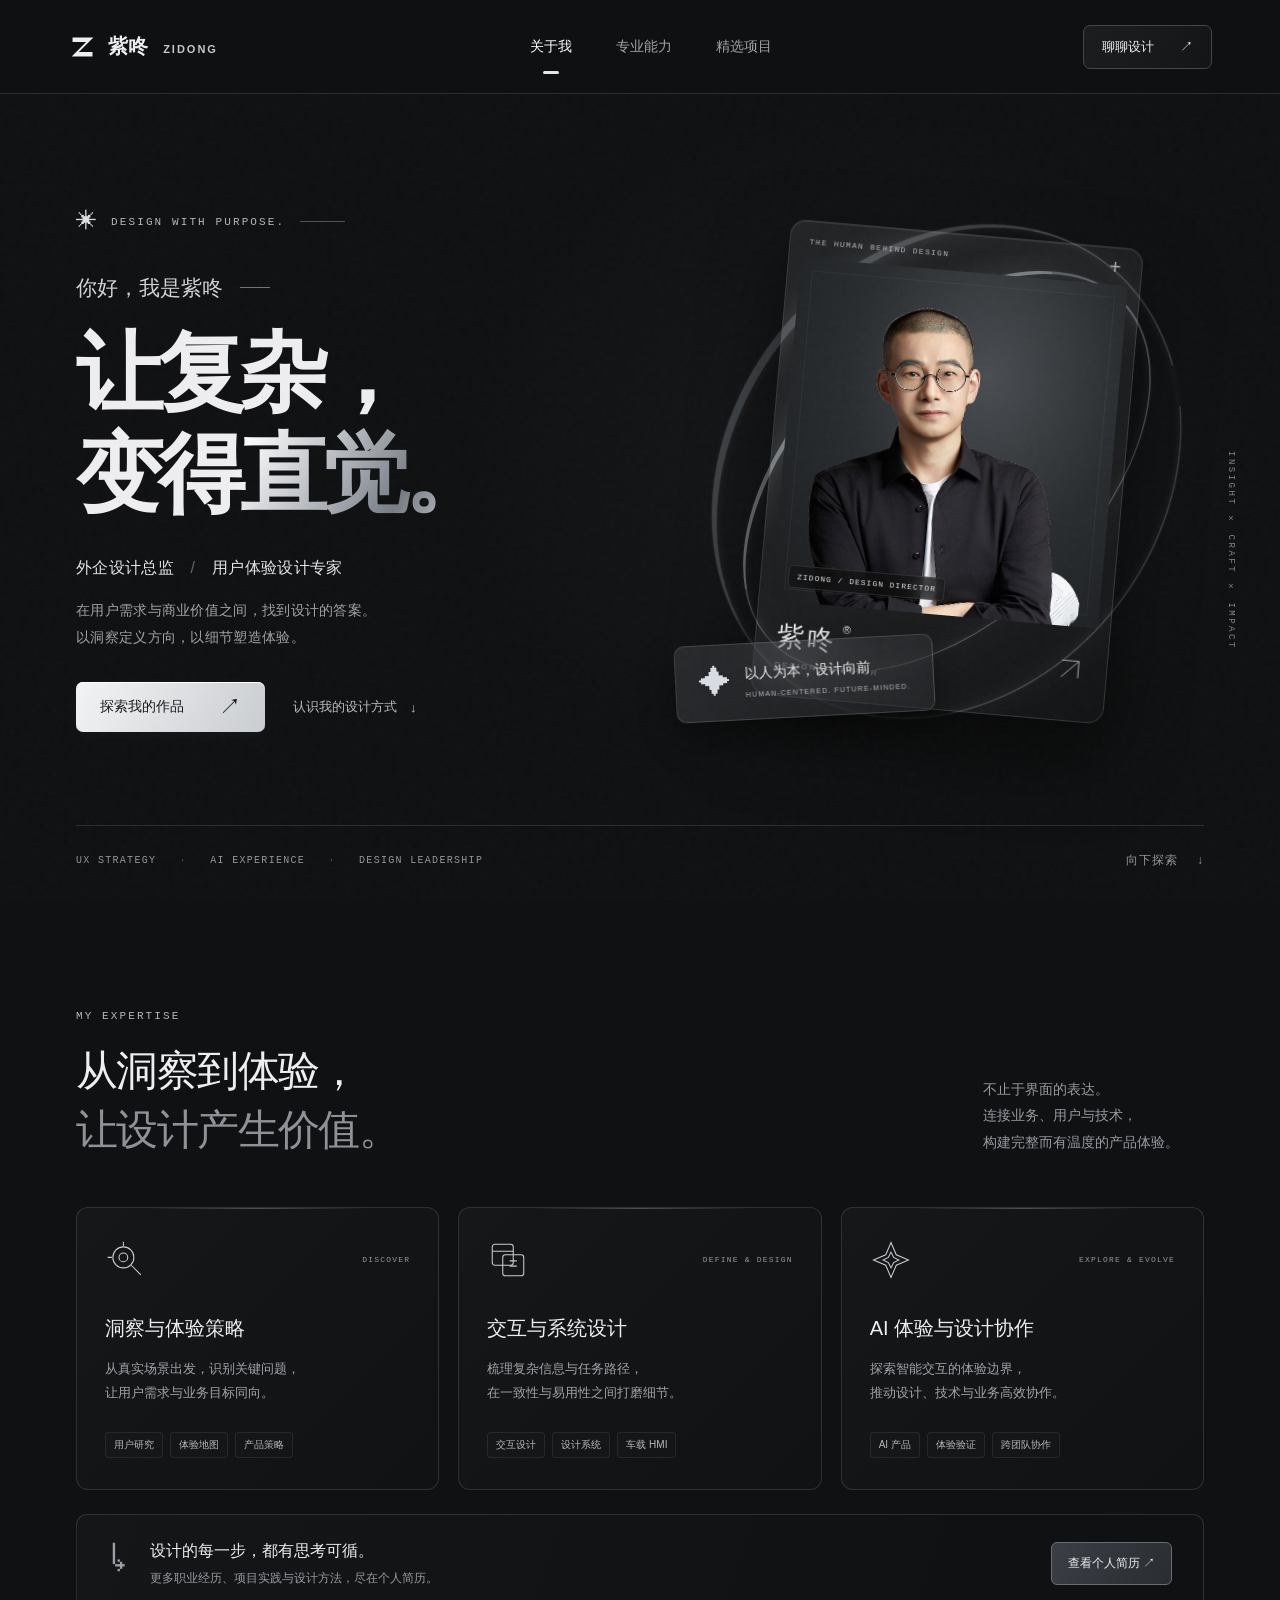
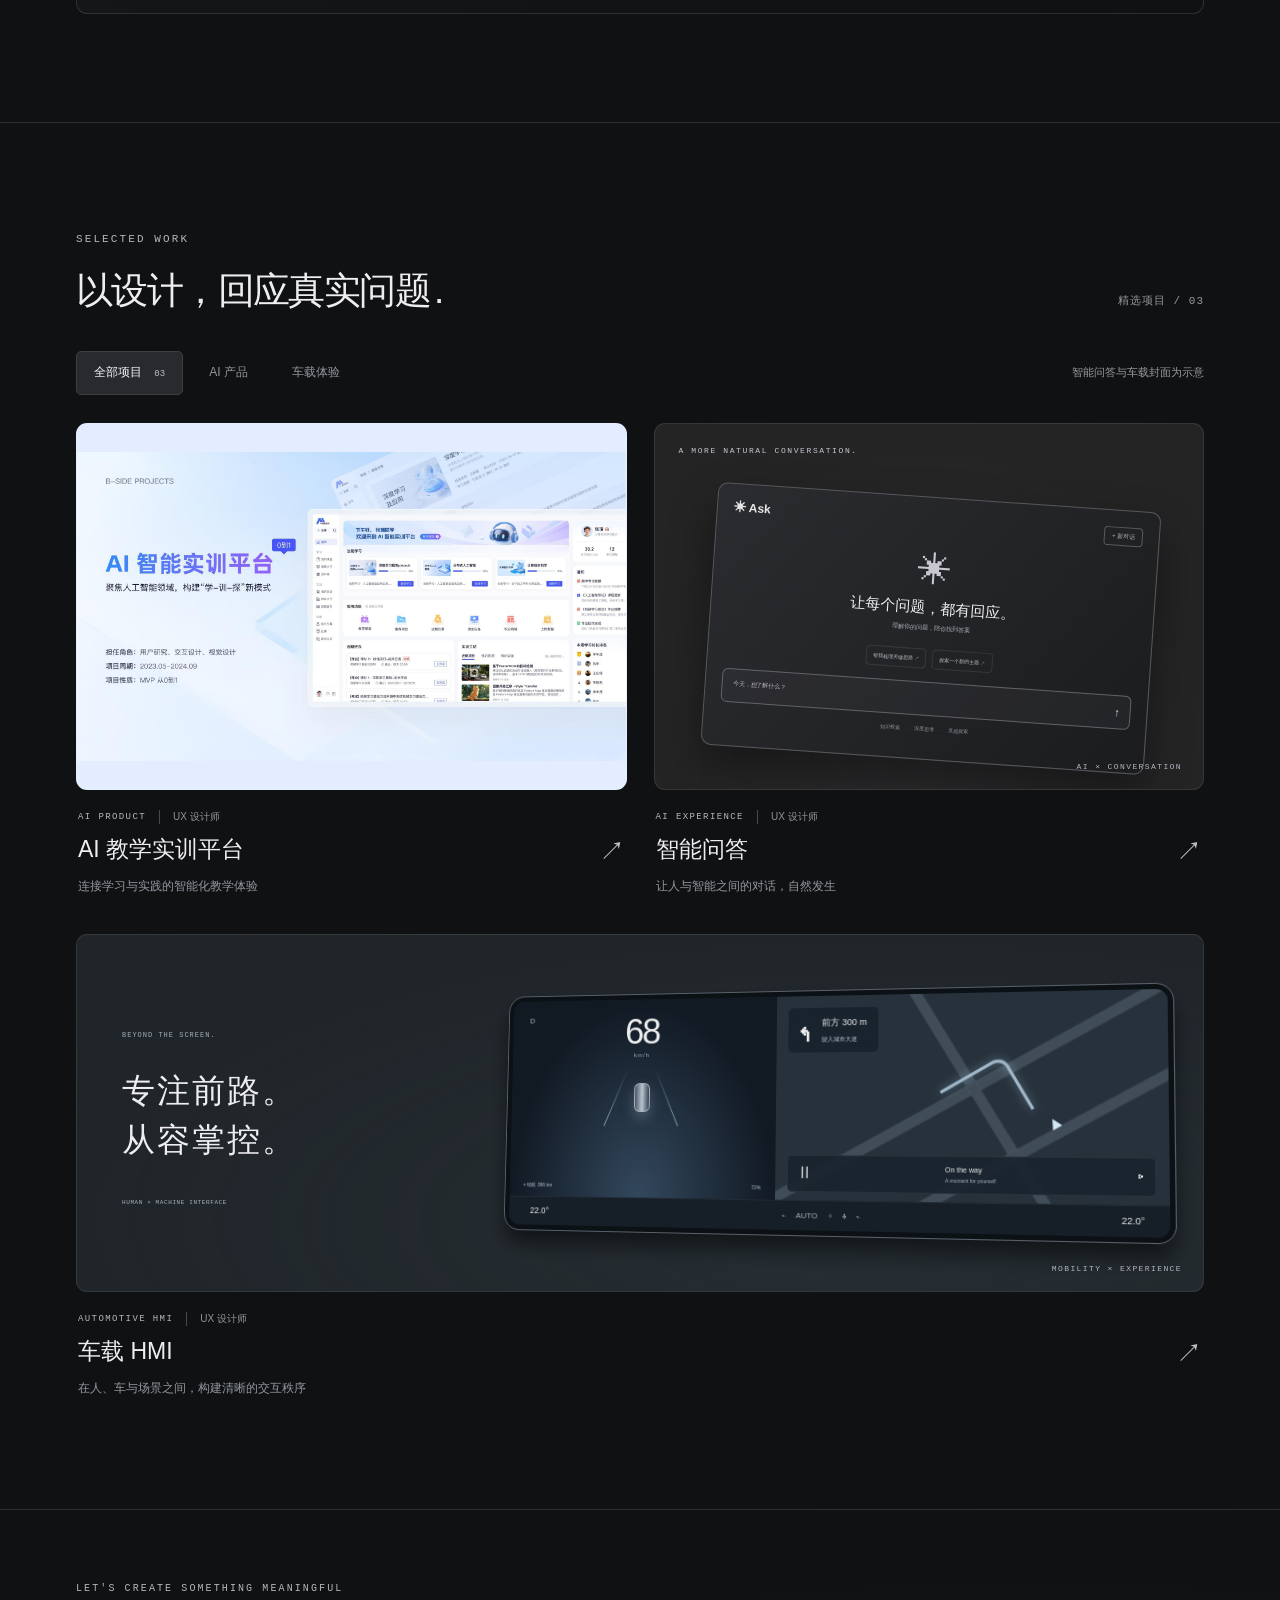
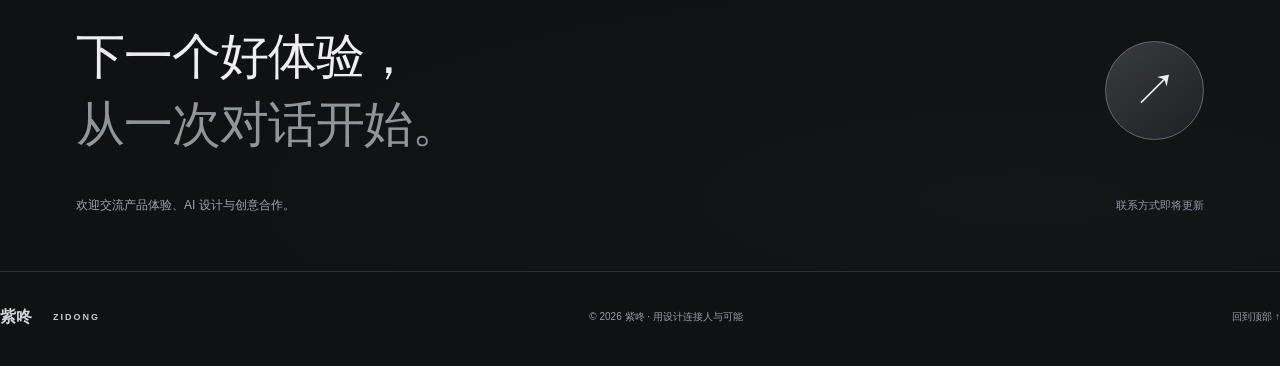
<file: 紫咚个人网站-部署包/index.html>
<!doctype html>
<html lang="zh-CN">
<head><meta charset="UTF-8"><meta name="viewport" content="width=device-width, initial-scale=1"><meta name="theme-color" content="#101112"><meta name="description" content="紫咚，外企设计总监、用户体验设计专家。连接用户洞察与业务价值，探索 AI 产品、智能交互与车载 HMI。"><title>紫咚 ZIDONG — 用户体验设计专家</title><link rel="stylesheet" href="styles.css"><link rel="icon" href="assets/mark.svg" type="image/svg+xml"></head>
<body>
<a class="skip" href="#main">跳转到主要内容</a>
<header class="header"><a class="brand" href="#about" aria-label="紫咚，返回首页"><svg viewBox="0 0 32 32" aria-hidden="true"><path d="M5 6h23L12 22h15v5H4L20 11H5z" fill="currentColor"/></svg><span>紫咚 <em>ZIDONG</em></span></a><nav aria-label="主要导航"><a class="active" href="#about">关于我</a><a href="#expertise">专业能力</a><a href="#work">精选项目</a></nav><a class="header-contact" href="#contact">聊聊设计 <span>↗</span></a><button class="menu-button" aria-label="展开导航" aria-expanded="false"><span></span><span></span></button></header>
<main id="main">
<section class="hero section" id="about" aria-labelledby="hero-title">
<div class="hero-content"><p class="eyebrow"><span class="tiny-cross">✳</span> DESIGN WITH PURPOSE. <span class="eyebrow-line"></span></p><p class="intro">你好，我是紫咚 <span class="hello-line"></span></p><h1 id="hero-title">让复杂，<br>变得<span class="silver-text">直觉。</span></h1><div class="hero-description"><p class="role">外企设计总监 <span>/</span> 用户体验设计专家</p><p>在用户需求与商业价值之间，找到设计的答案。<br>以洞察定义方向，以细节塑造体验。</p></div><div class="hero-actions"><a class="button primary" href="#work">探索我的作品 <span>↗</span></a><a class="text-link" href="#expertise">认识我的设计方式 <span>↓</span></a></div></div>
<div class="portrait-scene"><div class="orbit orbit-one"></div><div class="orbit orbit-two"></div><div class="portrait-frame"><div class="frame-top"><span>THE HUMAN BEHIND DESIGN</span><span class="crosshair">+</span></div><div class="portrait-image"><img src="assets/portrait.png" alt="紫咚的个人照片" width="635" height="1080"><div class="portrait-grid"></div><span class="portrait-tag">ZIDONG / DESIGN DIRECTOR</span></div><div class="portrait-name"><div><strong>紫咚<span>®</span></strong><span>DESIGN DIRECTOR</span></div><svg viewBox="0 0 48 48" fill="none" aria-hidden="true"><path d="M10 37 37 10M10 10h27v27" stroke="currentColor" stroke-width="1.5"/></svg></div></div><div class="floating-label"><span class="spark">✦</span><div>以人为本，设计向前<small>HUMAN-CENTERED. FUTURE-MINDED.</small></div></div><span class="side-label">INSIGHT × CRAFT × IMPACT</span></div>
<div class="hero-bottom"><span>UX STRATEGY <i>·</i> AI EXPERIENCE <i>·</i> DESIGN LEADERSHIP</span><a href="#expertise">向下探索 <span>↓</span></a></div>
</section>
<section class="expertise section" id="expertise" aria-labelledby="expertise-title"><div class="section-heading"><div><p class="eyebrow">MY EXPERTISE</p><h2 id="expertise-title">从洞察到体验，<br><span>让设计产生价值。</span></h2></div><p class="section-intro">不止于界面的表达。<br>连接业务、用户与技术，<br>构建完整而有温度的产品体验。</p></div>
<div class="expertise-grid"><article class="expertise-card"><div class="card-top"><svg viewBox="0 0 48 48" aria-hidden="true"><circle cx="21" cy="21" r="12"/><circle cx="21" cy="21" r="5"/><path d="m30 30 11 11M21 3v5M3 21h5"/></svg><span>DISCOVER</span></div><h3>洞察与体验策略</h3><p>从真实场景出发，识别关键问题，<br>让用户需求与业务目标同向。</p><div class="tags"><span>用户研究</span><span>体验地图</span><span>产品策略</span></div></article>
<article class="expertise-card"><div class="card-top"><svg viewBox="0 0 48 48" aria-hidden="true"><rect x="6" y="6" width="24" height="24" rx="3"/><rect x="18" y="18" width="24" height="24" rx="3"/><path d="M6 14h24M26 25h8M26 31h8"/></svg><span>DEFINE & DESIGN</span></div><h3>交互与系统设计</h3><p>梳理复杂信息与任务路径，<br>在一致性与易用性之间打磨细节。</p><div class="tags"><span>交互设计</span><span>设计系统</span><span>车载 HMI</span></div></article>
<article class="expertise-card"><div class="card-top"><svg viewBox="0 0 48 48" aria-hidden="true"><path d="m24 4 6 14 14 6-14 6-6 14-6-14L4 24l14-6z"/><path d="m24 15 3 6 6 3-6 3-3 6-3-6-6-3 6-3z"/></svg><span>EXPLORE & EVOLVE</span></div><h3>AI 体验与设计协作</h3><p>探索智能交互的体验边界，<br>推动设计、技术与业务高效协作。</p><div class="tags"><span>AI 产品</span><span>体验验证</span><span>跨团队协作</span></div></article></div>
<div class="resume-strip"><div class="resume-symbol" aria-hidden="true">↳</div><div><h3>设计的每一步，都有思考可循。</h3><p>更多职业经历、项目实践与设计方法，尽在个人简历。</p></div><a class="resume-button" href="resume.html" target="_blank" rel="noopener">查看个人简历 <span>在线查看</span><span aria-hidden="true">↗</span></a></div></section>
<section class="work section" id="work" aria-labelledby="work-title"><div class="section-heading work-heading"><div><p class="eyebrow">SELECTED WORK</p><h2 id="work-title">以设计，回应真实问题<span class="heading-dot">.</span></h2></div><span class="work-count">精选项目 / 03</span></div><div class="work-toolbar"><div class="filters" role="group" aria-label="筛选项目"><button class="selected" data-filter="all" aria-pressed="true">全部项目 <span>03</span></button><button data-filter="ai" aria-pressed="false">AI 产品</button><button data-filter="hmi" aria-pressed="false">车载体验</button></div><span class="artwork-note">智能问答与车载封面为示意</span></div>
<div class="projects"><a href="ai-learning.html" class="project" data-category="ai" data-project="learning"><div class="project-art learning-art real-project-art"><img src="assets/projects/ai-learning/AI教学实训平台_01.jpg" alt="AI 教学实训平台作品集封面" width="1920" height="1080" loading="lazy"></div><div class="project-meta"><div class="project-kicker">AI PRODUCT <span>UX 设计师</span></div><h3>AI 教学实训平台 <span>↗</span></h3><p>连接学习与实践的智能化教学体验</p></div></a>
<button class="project" data-category="ai" data-project="assistant"><div class="project-art assistant-art"><span class="art-label">A MORE NATURAL CONVERSATION.</span><div class="chat-mock"><div class="chat-nav"><b>✳ Ask</b><span>+ 新对话</span></div><div class="chat-intro"><span class="chat-star">✳</span><h4>让每个问题，都有回应。</h4><p>理解你的问题，陪你找到答案</p></div><div class="chat-suggestions"><span>帮我梳理关键思路 ↗</span><span>探索一个新的主题 ↗</span></div><div class="chat-input">今天，想了解什么？<span>↑</span></div><div class="chat-footer">知识检索　 ·　 深度思考　 ·　 灵感探索</div></div><span class="art-corner">AI × CONVERSATION</span></div><div class="project-meta"><div class="project-kicker">AI EXPERIENCE <span>UX 设计师</span></div><h3>智能问答 <span>↗</span></h3><p>让人与智能之间的对话，自然发生</p></div></button>
<button class="project project-wide" data-category="hmi" data-project="hmi"><div class="project-art hmi-art"><div class="hmi-art-title"><span class="art-label">BEYOND THE SCREEN.</span><h4>专注前路。<br>从容掌控。</h4><span>HUMAN × MACHINE INTERFACE</span></div><div class="car-screen"><div class="dashboard"><span class="gear">D</span><strong>68<small>km/h</small></strong><div class="road"><i></i><b></b><i></i></div><div class="dash-bottom">◉ 续航 386 km <span>72%</span></div></div><div class="car-map"><div class="map-road road-a"></div><div class="map-road road-b"></div><div class="map-road road-c"></div><div class="map-route"></div><span class="map-pin">▲</span><div class="navigation"><b>↰</b><div>前方 300 m<small>驶入城市大道</small></div></div><div class="music"><span>Ⅱ</span><div>On the way<small>A moment for yourself</small></div><span>▹</span></div></div><div class="climate">22.0° <span>⌁　 AUTO　 ◇　 ♧　 ⌁</span>22.0°</div></div><span class="art-corner">MOBILITY × EXPERIENCE</span></div><div class="project-meta"><div class="project-kicker">AUTOMOTIVE HMI <span>UX 设计师</span></div><h3>车载 HMI <span>↗</span></h3><p>在人、车与场景之间，构建清晰的交互秩序</p></div></button></div><p id="filter-status" class="sr-only" aria-live="polite">显示全部 3 个项目</p></section>
<section class="contact section" id="contact"><p class="eyebrow">LET'S CREATE SOMETHING MEANINGFUL</p><div class="contact-row"><h2>下一个好体验，<br><span>从一次对话开始。</span></h2><button class="contact-circle" id="contact-button" aria-label="查看联系信息">↗</button></div><div class="contact-bottom"><p>欢迎交流产品体验、AI 设计与创意合作。</p><span>联系方式即将更新</span></div></section>
</main><footer class="footer"><a class="brand" href="#about">紫咚 <em>ZIDONG</em></a><p>© 2026 紫咚 · 用设计连接人与可能</p><a href="#about">回到顶部 ↑</a></footer>
<dialog id="project-dialog" aria-labelledby="dialog-title"><button class="dialog-close" aria-label="关闭详情">×</button><div class="dialog-eyebrow eyebrow"></div><h2 id="dialog-title"></h2><p class="dialog-description"></p><dl><div><dt>我的职责</dt><dd>UX 设计师</dd></div><div><dt>项目状态</dt><dd>已上线</dd></div><div><dt>项目反馈</dt><dd>上线数据表现良好</dd></div></dl><div class="dialog-note"><span>案例内容正在整理</span><p>完整的设计过程、真实界面与具体成果将在后续补充。当前封面为设计示意，不代表项目实际界面。</p></div><button class="button primary dialog-done">继续浏览作品 <span>↗</span></button></dialog>
<dialog id="contact-dialog" aria-labelledby="contact-title"><button class="dialog-close" aria-label="关闭联系信息">×</button><p class="eyebrow">LET'S TALK DESIGN</p><h2 id="contact-title">期待与你交流。</h2><p class="dialog-description">个人联系方式正在整理，将在后续更新。欢迎先浏览我的设计项目。</p><a class="button primary" href="#work" id="contact-work">探索我的作品 <span>↗</span></a></dialog>
<script src="content.js"></script><script src="app.js"></script></body></html>
</file>
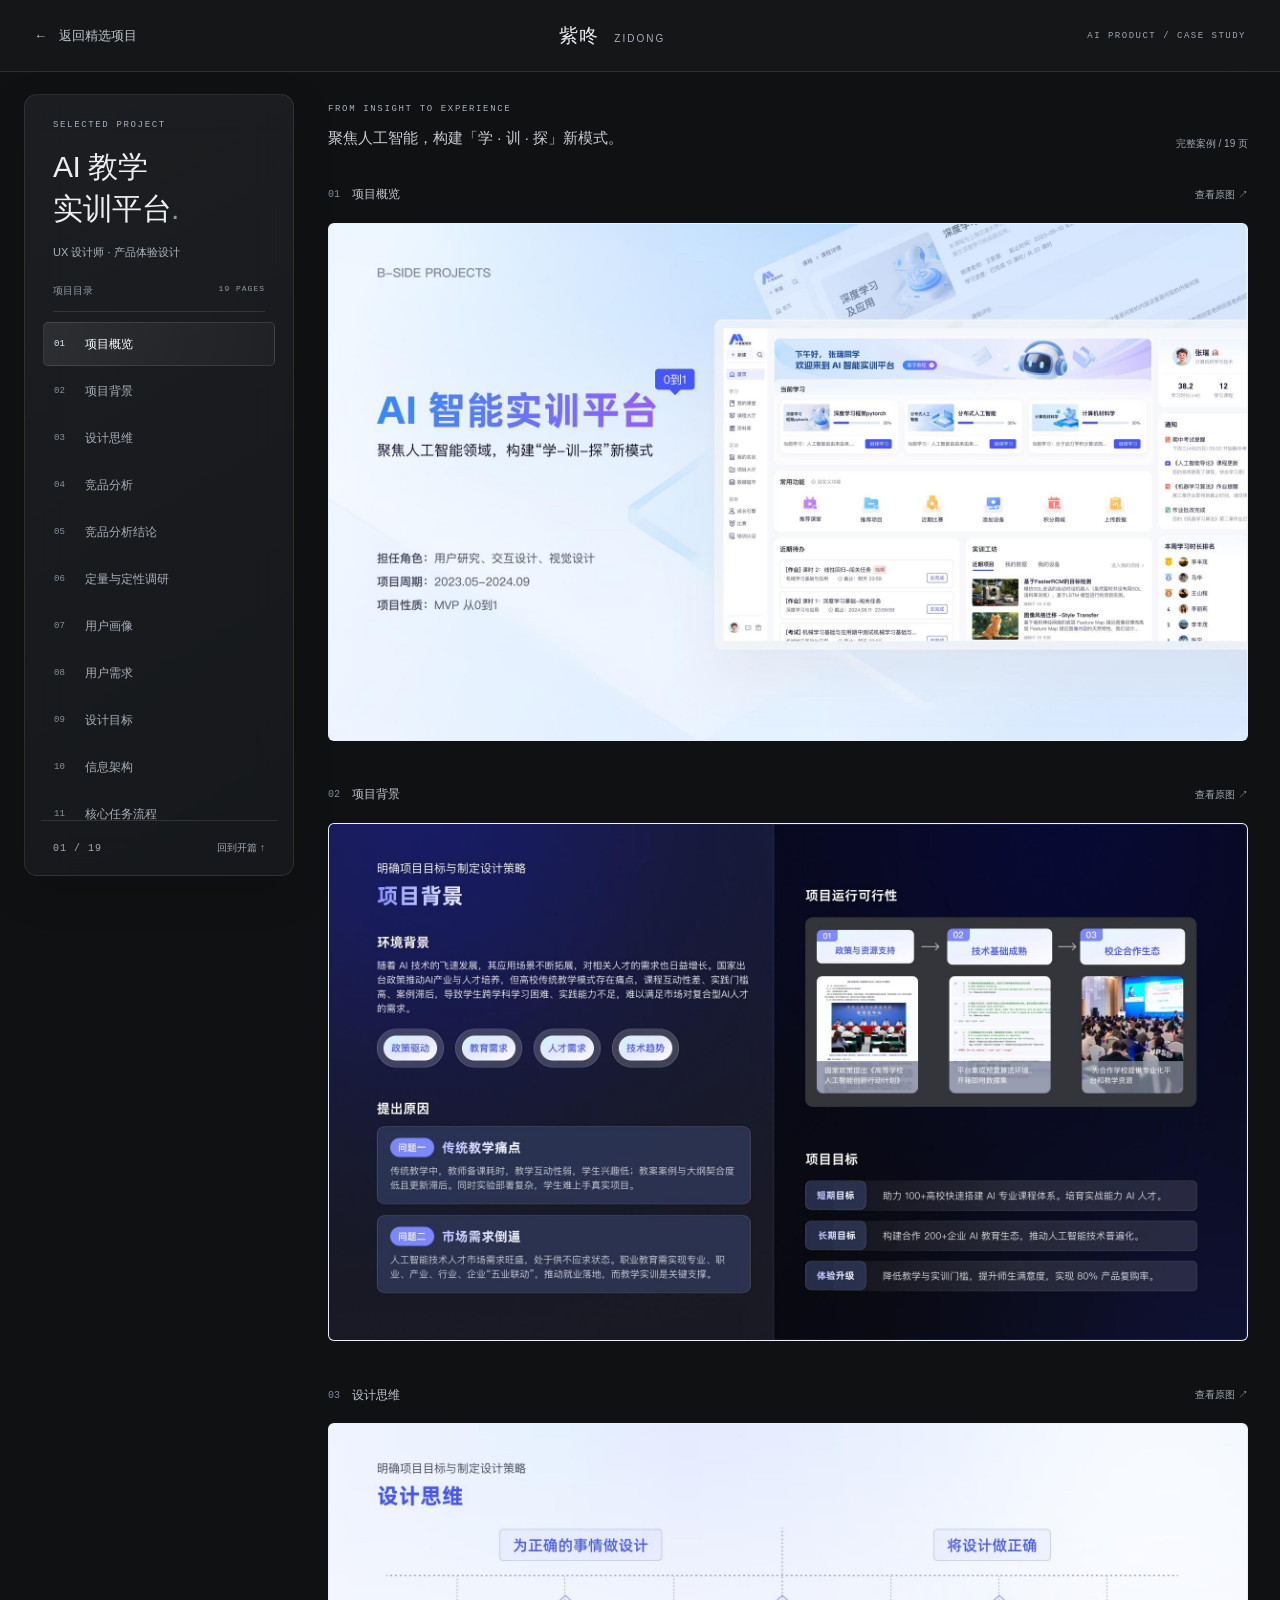
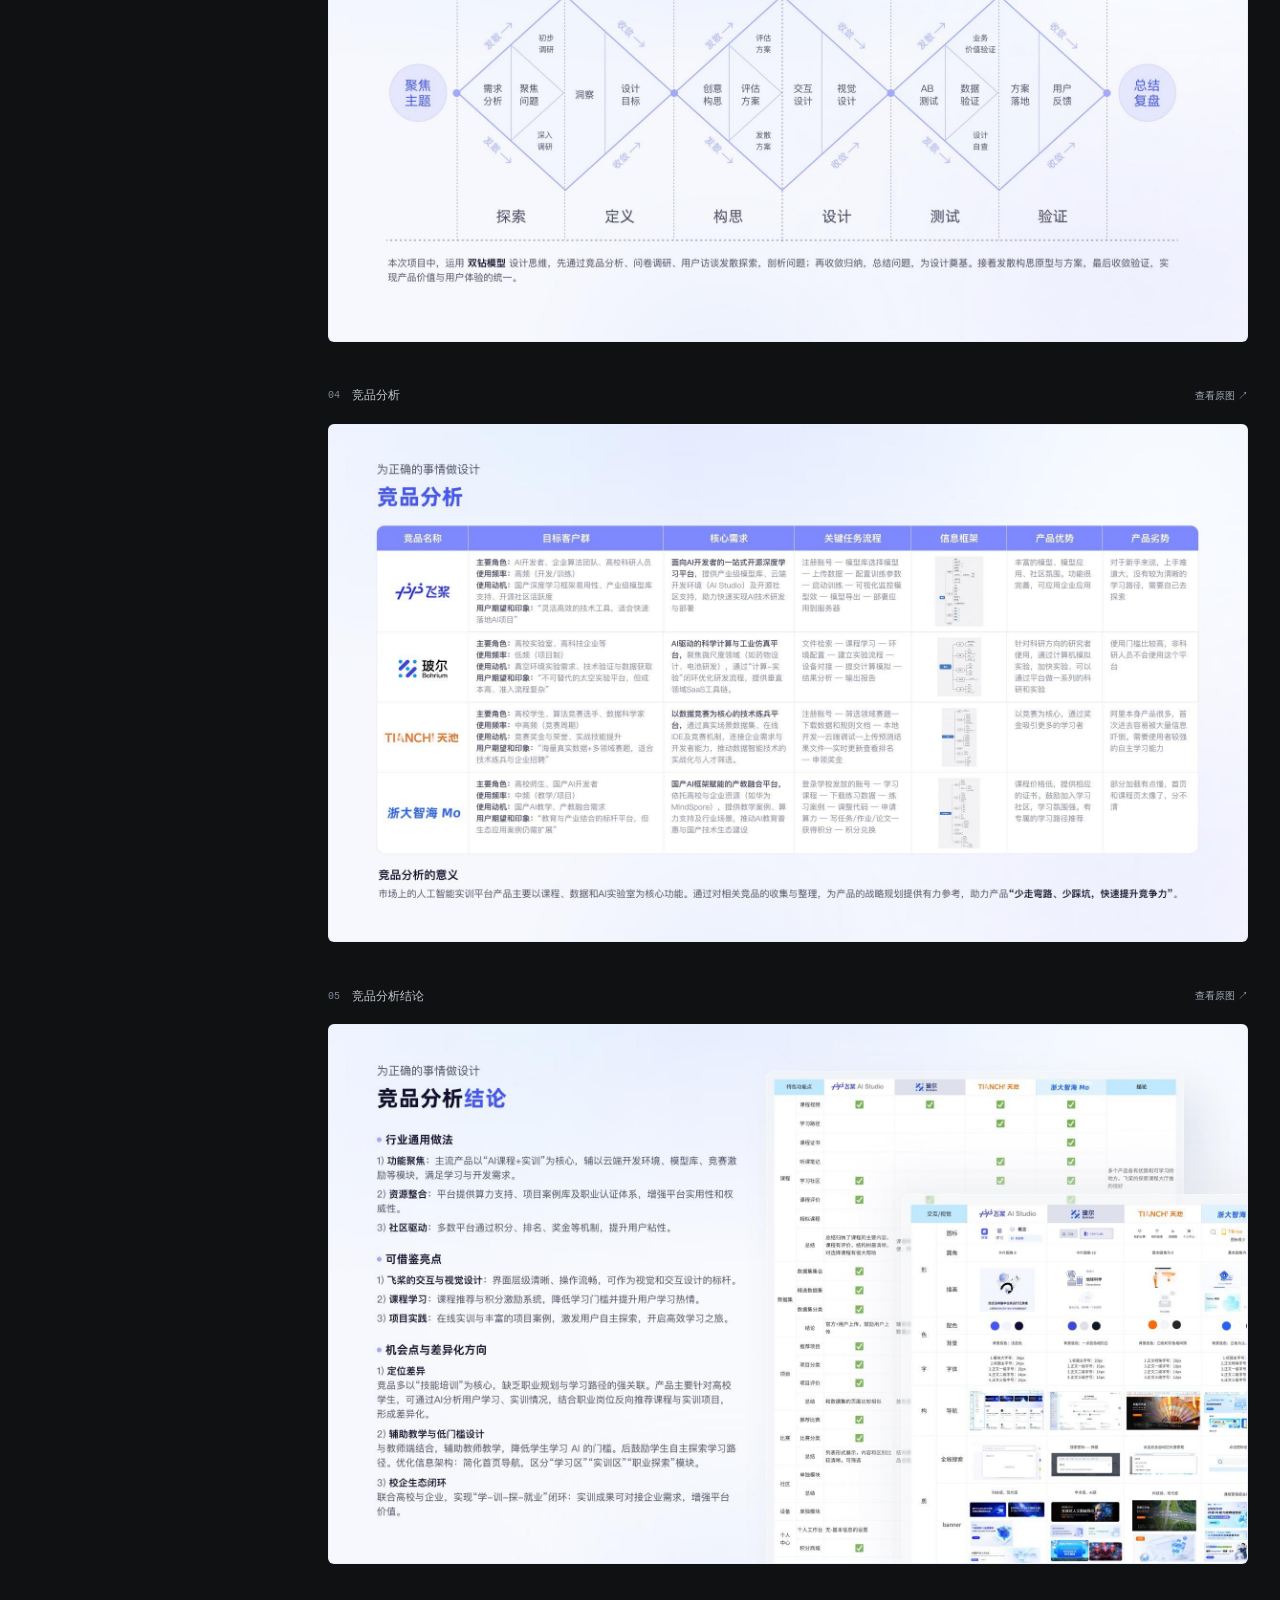
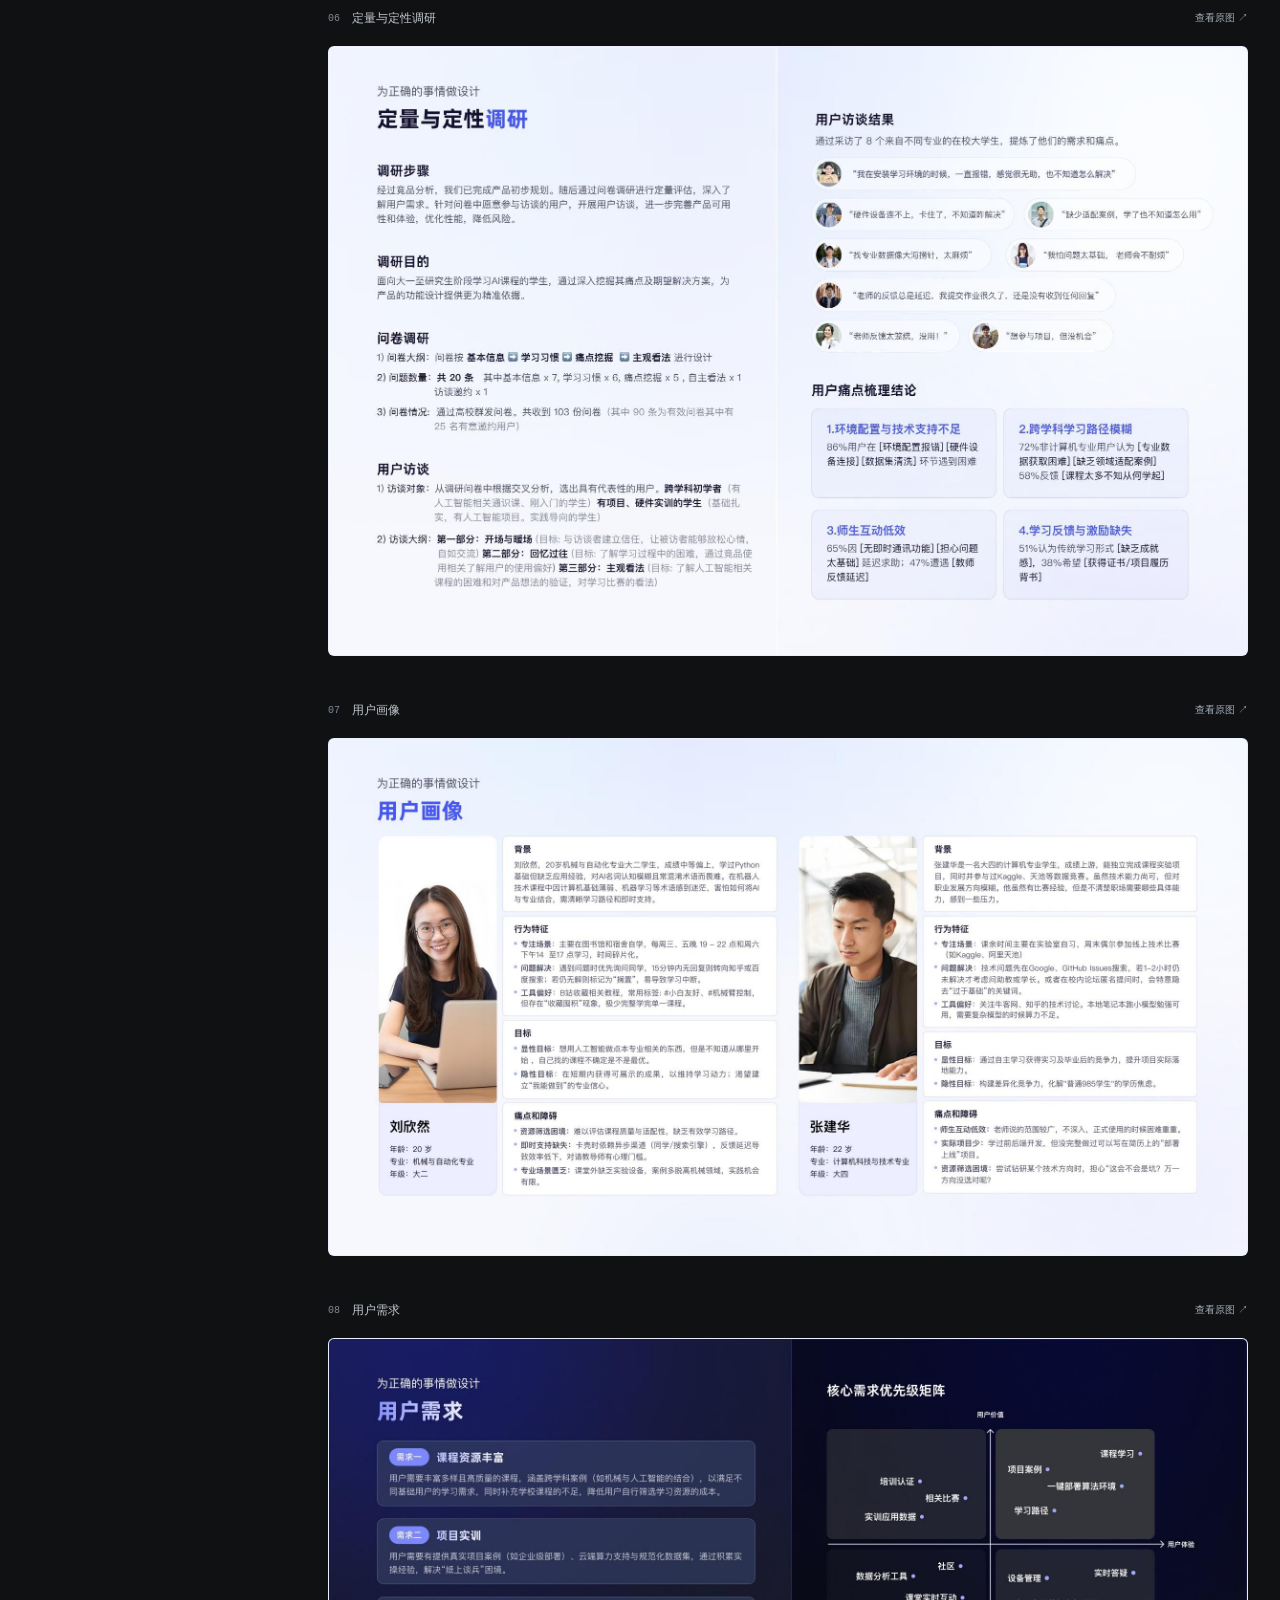
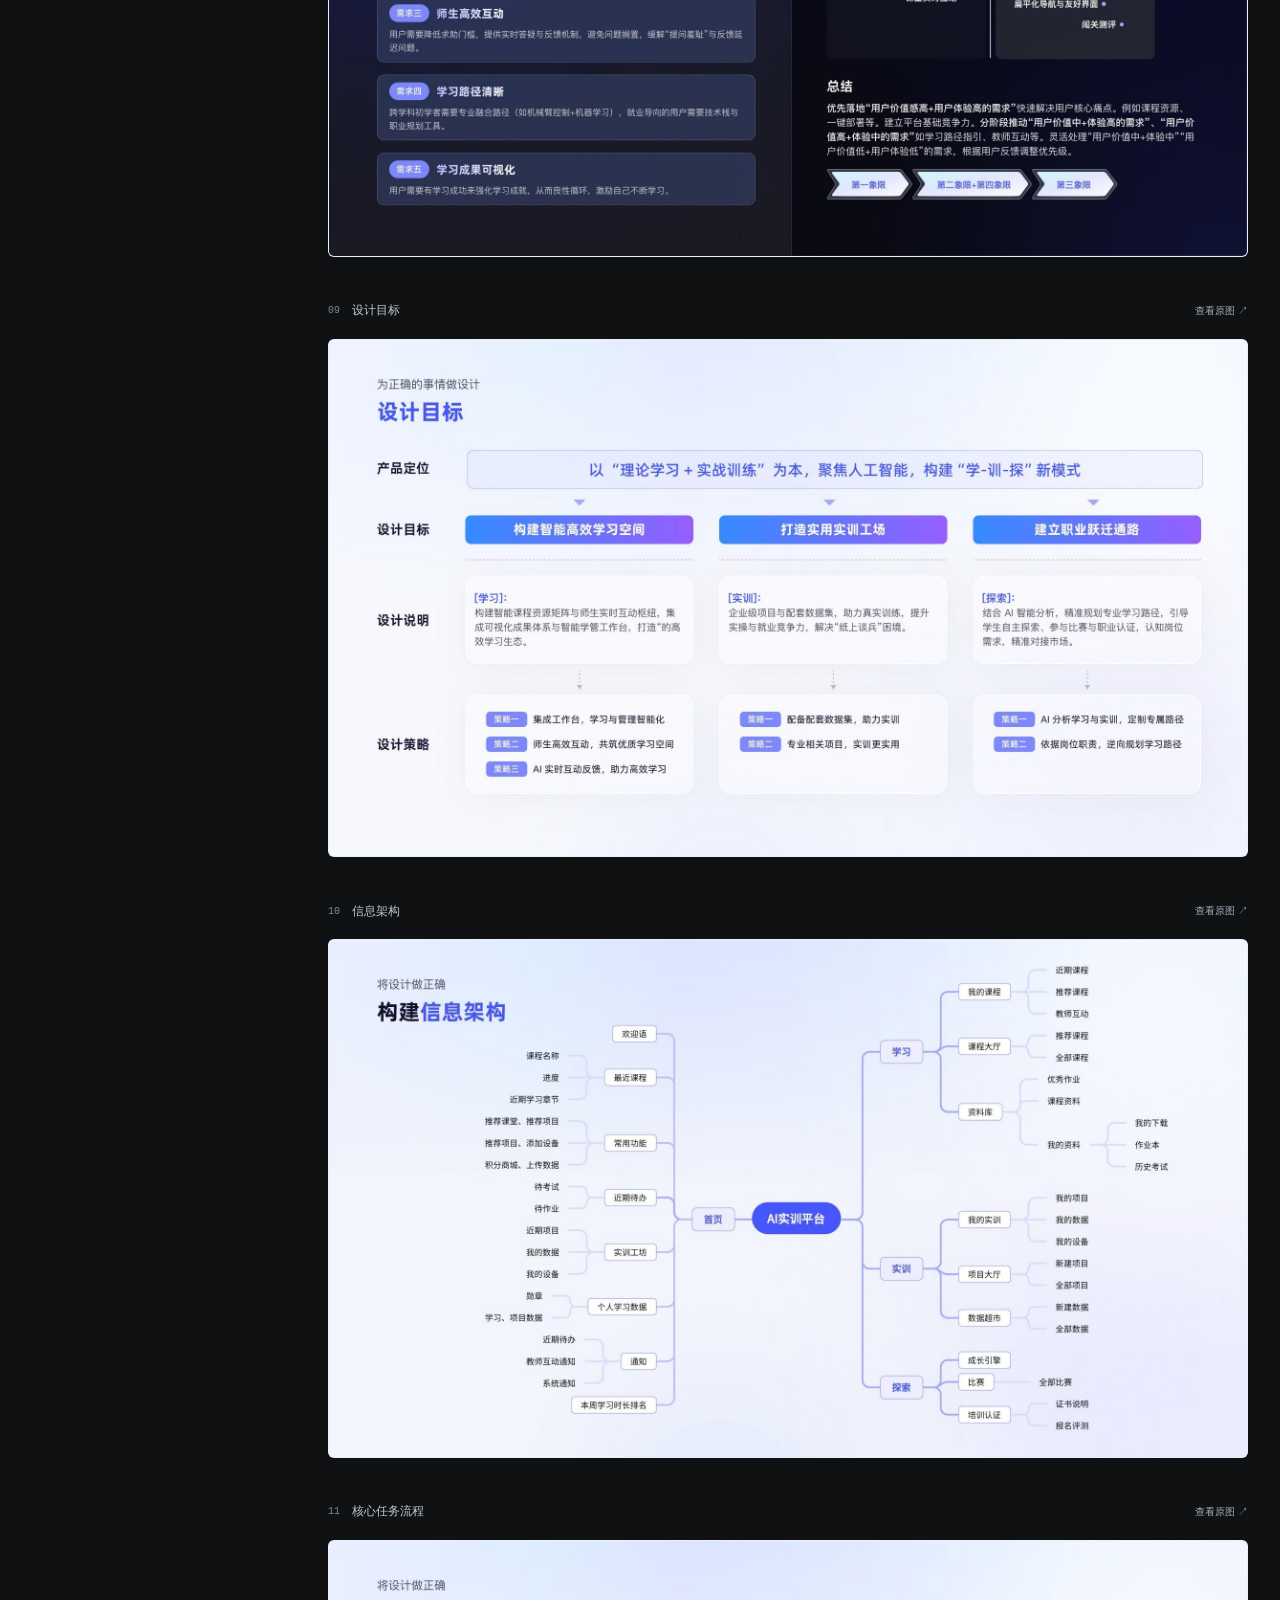
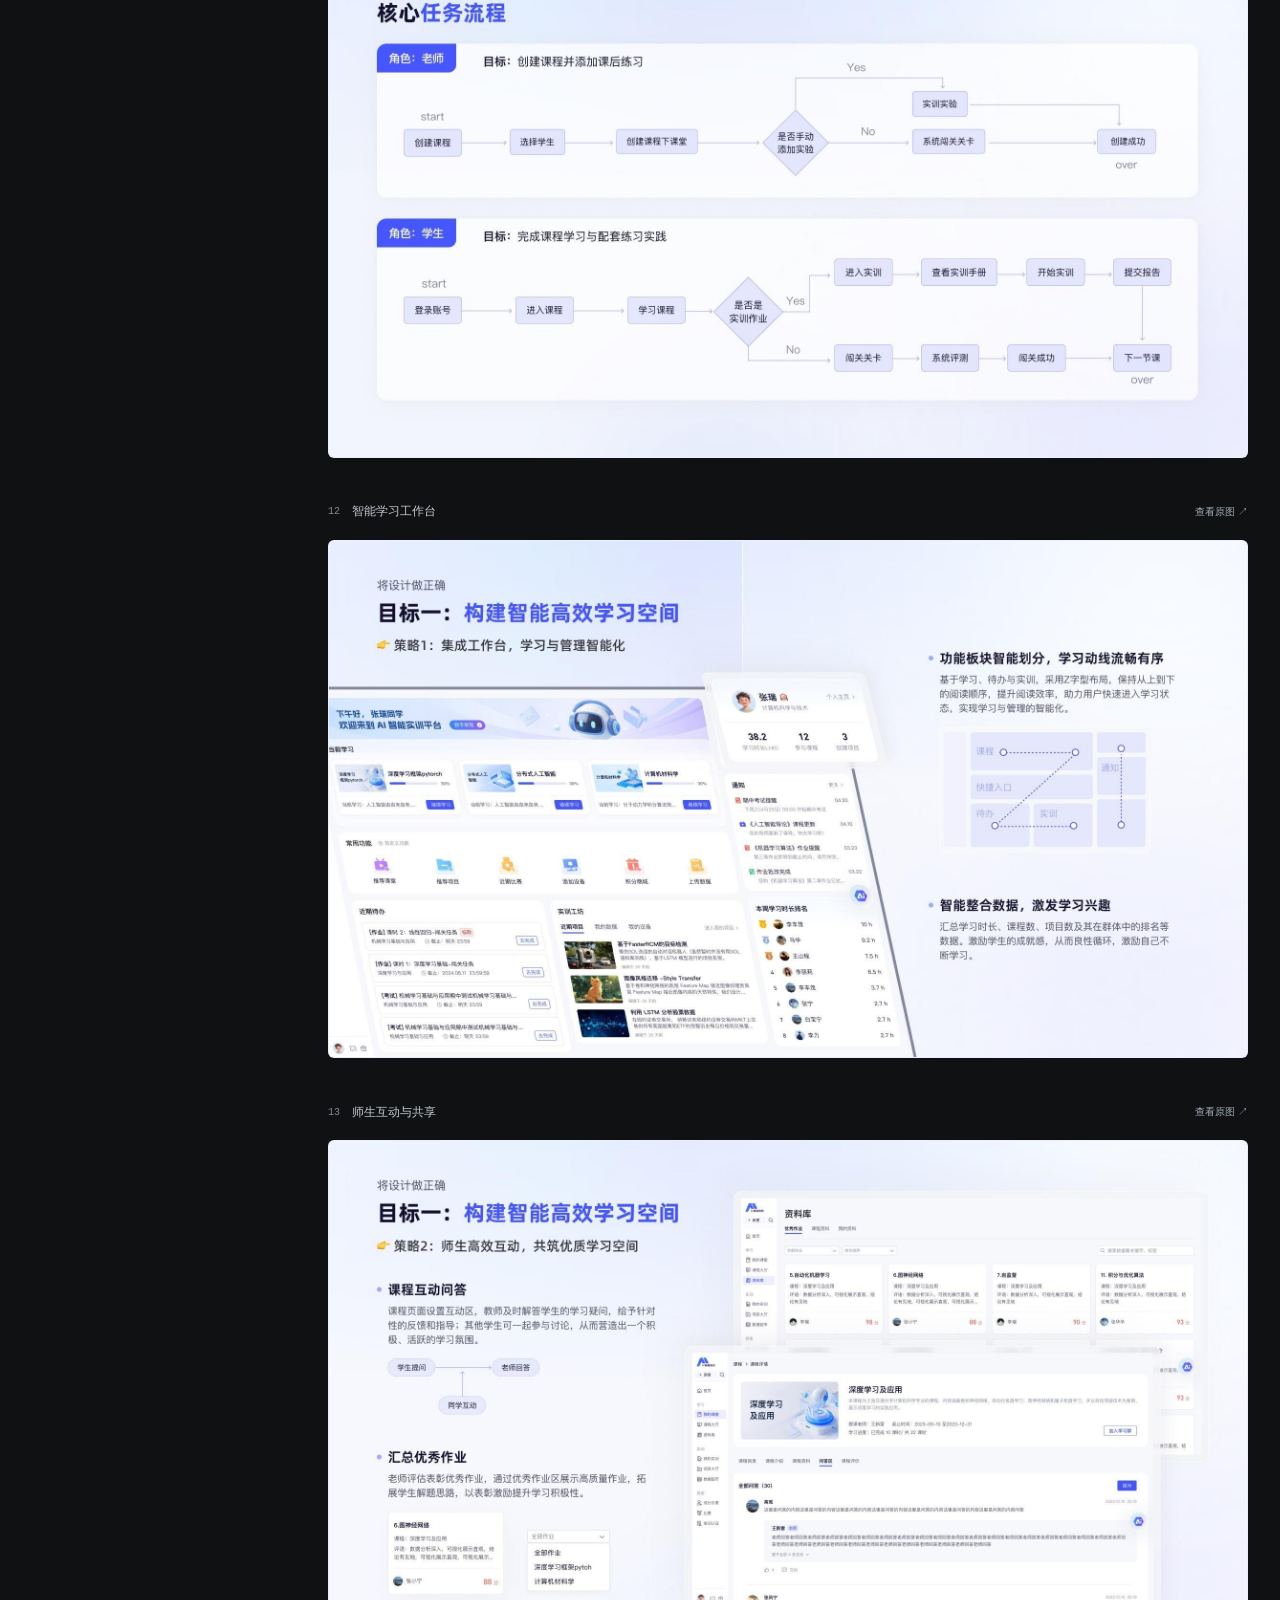
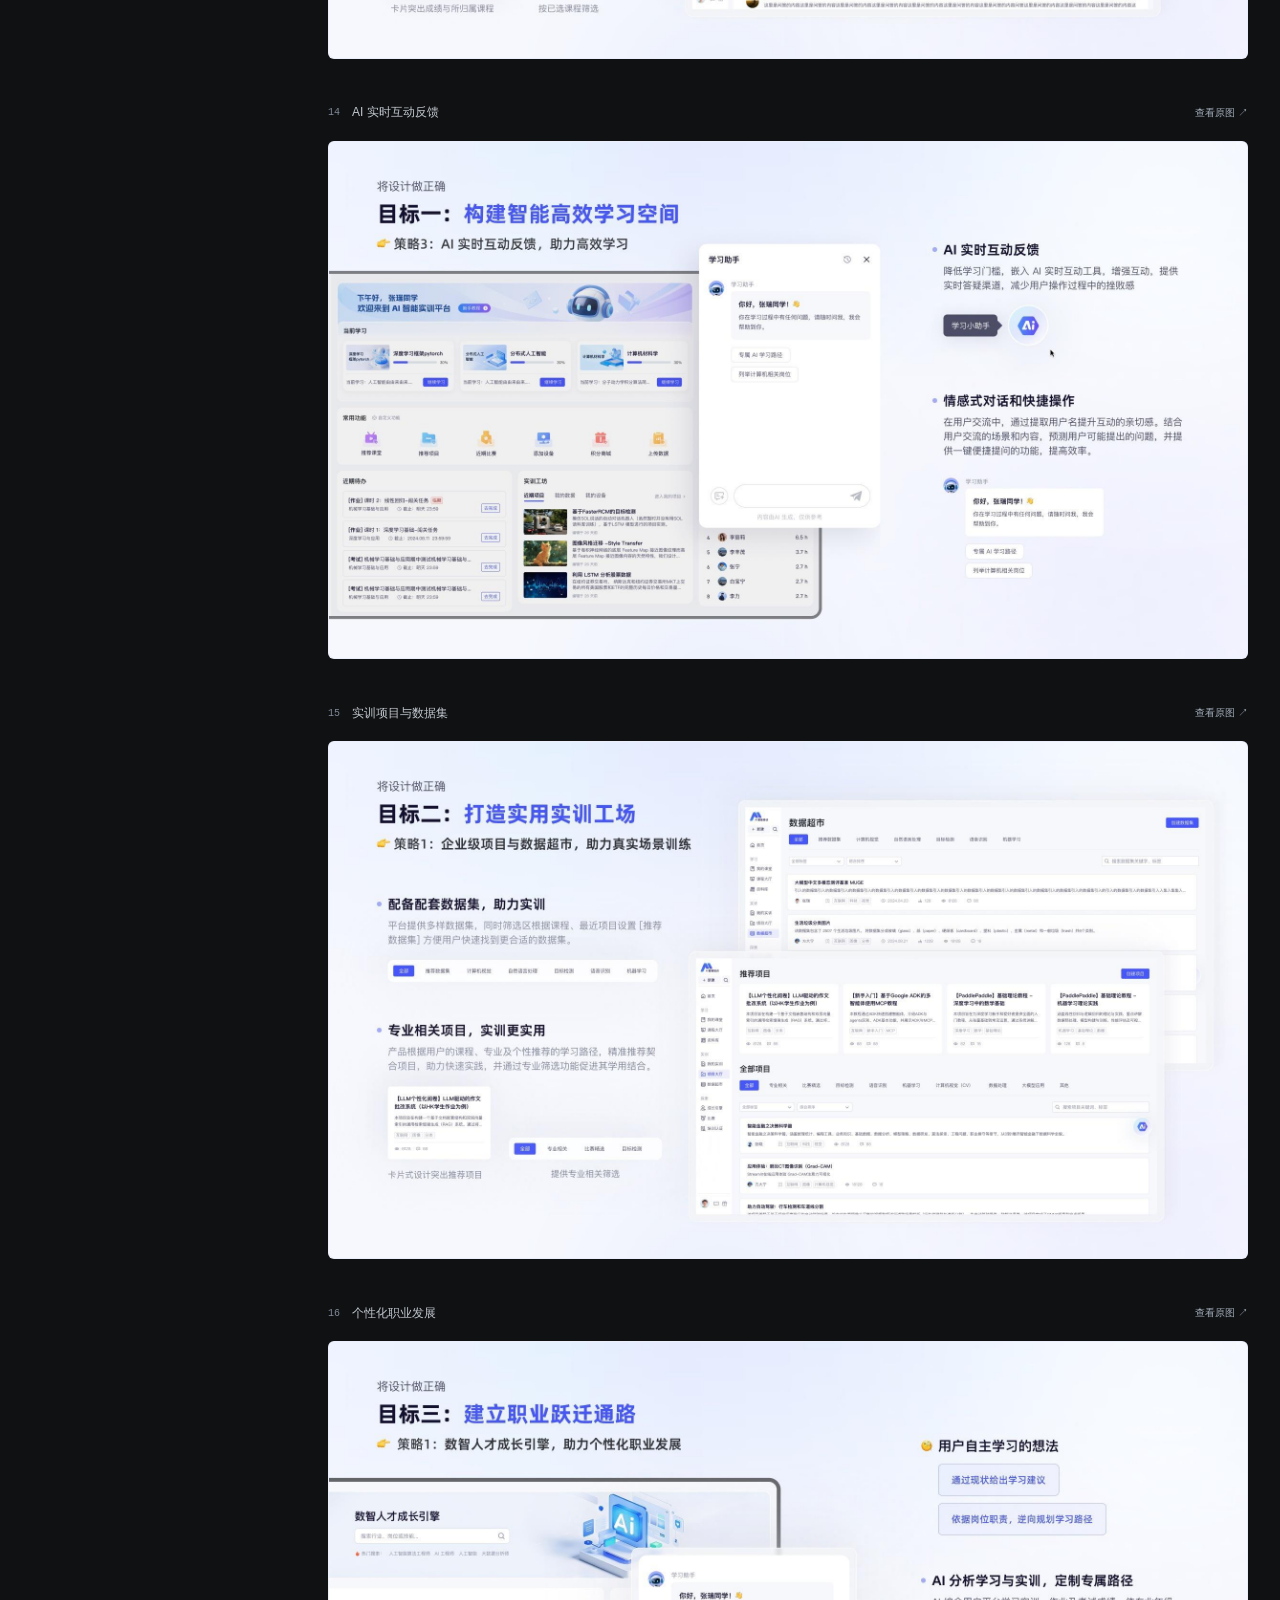
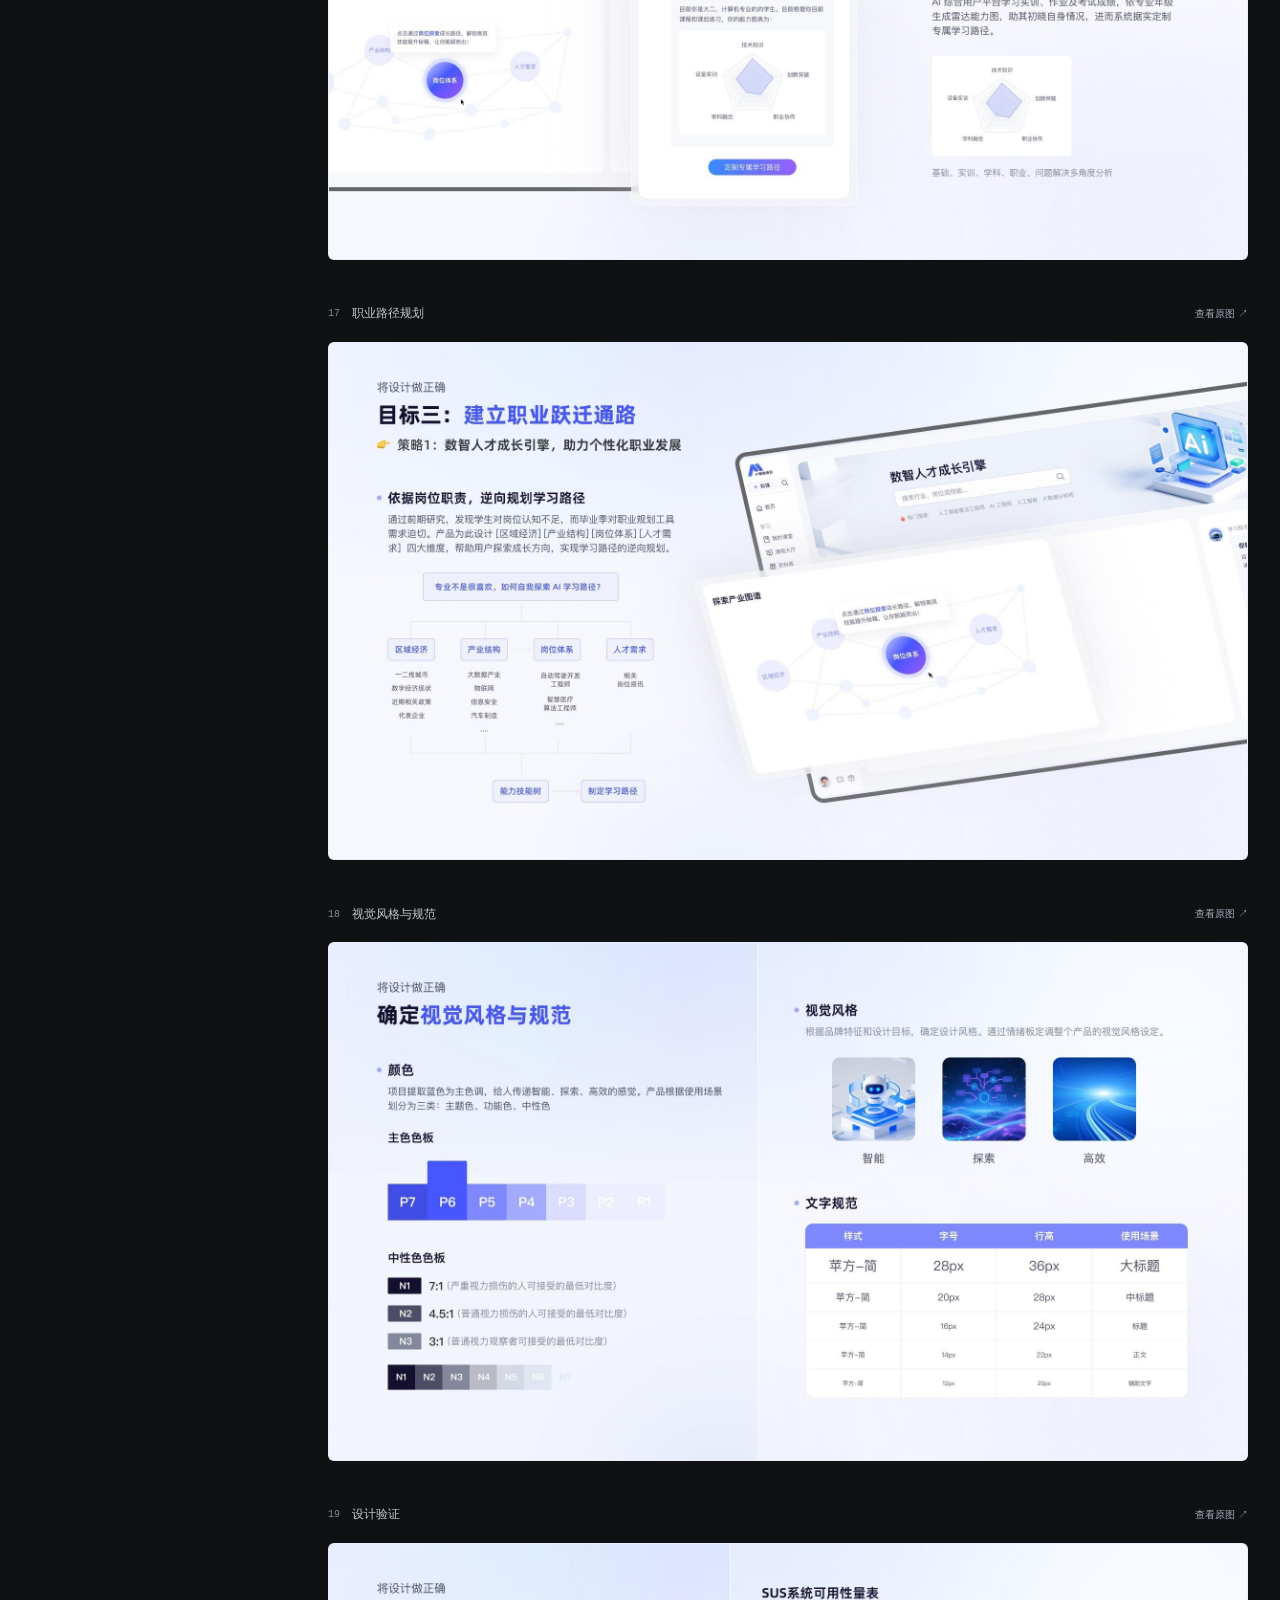
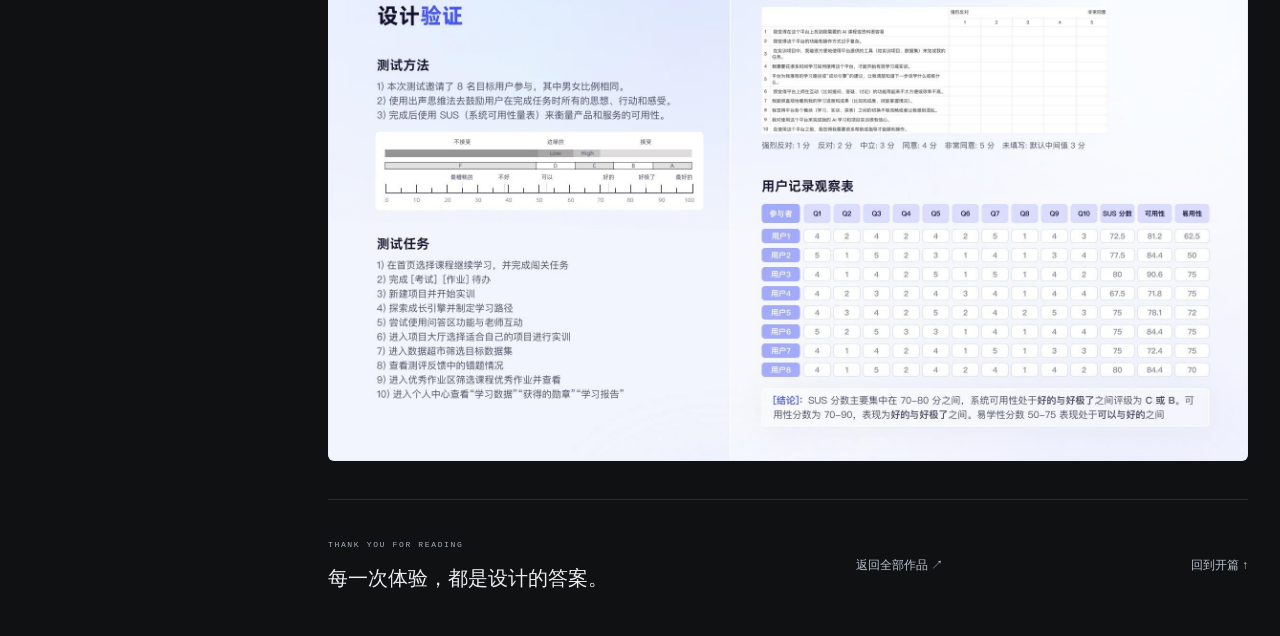
<file: 紫咚个人网站-部署包/ai-learning.html>
<!doctype html>
<html lang="zh-CN"><head><meta charset="UTF-8"><meta name="viewport" content="width=device-width,initial-scale=1"><meta name="theme-color" content="#101112"><meta name="description" content="紫咚的 AI 教学实训平台项目作品集，涵盖项目背景、用户研究、交互设计、视觉规范与设计验证。"><title>AI 教学实训平台 — 紫咚的设计作品</title><link rel="icon" href="assets/mark.svg" type="image/svg+xml"><link rel="stylesheet" href="project.css"></head>
<body><a class="skip" href="#case-content">跳至作品集图片</a><header class="case-header"><a class="back" href="index.html#work">← <span>返回精选项目</span></a><a class="brand" href="index.html">紫咚 <span>ZIDONG</span></a><span class="header-note">AI PRODUCT / CASE STUDY</span><div class="reading-track" aria-hidden="true"><i></i></div></header>
<aside class="case-sidebar" aria-label="项目目录"><div class="sidebar-heading"><p class="eyebrow">SELECTED PROJECT</p><h1>AI 教学<br>实训平台<span>.</span></h1><p class="project-role">UX 设计师 · 产品体验设计</p><div class="toc-label"><span>项目目录</span><span>19 PAGES</span></div></div><nav class="chapter-nav" aria-label="作品集章节导航"><a href="#chapter-01" class="chapter-link"><span>01</span>项目概览</a><a href="#chapter-02" class="chapter-link"><span>02</span>项目背景</a><a href="#chapter-03" class="chapter-link"><span>03</span>设计思维</a><a href="#chapter-04" class="chapter-link"><span>04</span>竞品分析</a><a href="#chapter-05" class="chapter-link"><span>05</span>竞品分析结论</a><a href="#chapter-06" class="chapter-link"><span>06</span>定量与定性调研</a><a href="#chapter-07" class="chapter-link"><span>07</span>用户画像</a><a href="#chapter-08" class="chapter-link"><span>08</span>用户需求</a><a href="#chapter-09" class="chapter-link"><span>09</span>设计目标</a><a href="#chapter-10" class="chapter-link"><span>10</span>信息架构</a><a href="#chapter-11" class="chapter-link"><span>11</span>核心任务流程</a><a href="#chapter-12" class="chapter-link"><span>12</span>智能学习工作台</a><a href="#chapter-13" class="chapter-link"><span>13</span>师生互动与共享</a><a href="#chapter-14" class="chapter-link"><span>14</span>AI 实时互动反馈</a><a href="#chapter-15" class="chapter-link"><span>15</span>实训项目与数据集</a><a href="#chapter-16" class="chapter-link"><span>16</span>个性化职业发展</a><a href="#chapter-17" class="chapter-link"><span>17</span>职业路径规划</a><a href="#chapter-18" class="chapter-link"><span>18</span>视觉风格与规范</a><a href="#chapter-19" class="chapter-link"><span>19</span>设计验证</a></nav><div class="sidebar-footer"><span id="current-page">01 / 19</span><a href="#chapter-01">回到开篇 ↑</a></div></aside>
<div class="mobile-chapters"><label for="chapter-select">章节定位</label><select id="chapter-select"><option value="chapter-01">01 / 项目概览</option><option value="chapter-02">02 / 项目背景</option><option value="chapter-03">03 / 设计思维</option><option value="chapter-04">04 / 竞品分析</option><option value="chapter-05">05 / 竞品分析结论</option><option value="chapter-06">06 / 定量与定性调研</option><option value="chapter-07">07 / 用户画像</option><option value="chapter-08">08 / 用户需求</option><option value="chapter-09">09 / 设计目标</option><option value="chapter-10">10 / 信息架构</option><option value="chapter-11">11 / 核心任务流程</option><option value="chapter-12">12 / 智能学习工作台</option><option value="chapter-13">13 / 师生互动与共享</option><option value="chapter-14">14 / AI 实时互动反馈</option><option value="chapter-15">15 / 实训项目与数据集</option><option value="chapter-16">16 / 个性化职业发展</option><option value="chapter-17">17 / 职业路径规划</option><option value="chapter-18">18 / 视觉风格与规范</option><option value="chapter-19">19 / 设计验证</option></select></div>
<main id="case-content"><div class="case-intro"><div><p class="eyebrow">FROM INSIGHT TO EXPERIENCE</p><p>聚焦人工智能，构建「学 · 训 · 探」新模式。</p></div><span>完整案例 / 19 页</span></div><section class="case-section" id="chapter-01" aria-labelledby="title-01"><div class="page-label"><h2 id="title-01"><span>01</span>项目概览</h2><a href="assets/projects/ai-learning/AI教学实训平台_01.jpg" target="_blank" rel="noopener" aria-label="查看项目概览原图">查看原图 ↗</a></div><figure><a href="assets/projects/ai-learning/AI教学实训平台_01.jpg" target="_blank" rel="noopener" aria-label="放大查看：项目概览"><img src="assets/projects/ai-learning/AI教学实训平台_01.jpg" alt="AI 智能实训平台项目封面，介绍项目职责、周期及 MVP 从零到一的性质" width="1920" height="1080" loading="eager" decoding="async" fetchpriority="high"></a><figcaption class="sr-only">01 / 项目概览。AI 智能实训平台项目封面，介绍项目职责、周期及 MVP 从零到一的性质。</figcaption></figure></section><section class="case-section" id="chapter-02" aria-labelledby="title-02"><div class="page-label"><h2 id="title-02"><span>02</span>项目背景</h2><a href="assets/projects/ai-learning/AI教学实训平台_02.jpg" target="_blank" rel="noopener" aria-label="查看项目背景原图">查看原图 ↗</a></div><figure><a href="assets/projects/ai-learning/AI教学实训平台_02.jpg" target="_blank" rel="noopener" aria-label="放大查看：项目背景"><img src="assets/projects/ai-learning/AI教学实训平台_02.jpg" alt="环境背景、教学痛点、项目可行性与目标" width="1920" height="1080" loading="lazy" decoding="async" ></a><figcaption class="sr-only">02 / 项目背景。环境背景、教学痛点、项目可行性与目标。</figcaption></figure></section><section class="case-section" id="chapter-03" aria-labelledby="title-03"><div class="page-label"><h2 id="title-03"><span>03</span>设计思维</h2><a href="assets/projects/ai-learning/AI教学实训平台_03.jpg" target="_blank" rel="noopener" aria-label="查看设计思维原图">查看原图 ↗</a></div><figure><a href="assets/projects/ai-learning/AI教学实训平台_03.jpg" target="_blank" rel="noopener" aria-label="放大查看：设计思维"><img src="assets/projects/ai-learning/AI教学实训平台_03.jpg" alt="从探索、定义、构思、设计到测试验证的双钻设计过程" width="1920" height="1080" loading="lazy" decoding="async" ></a><figcaption class="sr-only">03 / 设计思维。从探索、定义、构思、设计到测试验证的双钻设计过程。</figcaption></figure></section><section class="case-section" id="chapter-04" aria-labelledby="title-04"><div class="page-label"><h2 id="title-04"><span>04</span>竞品分析</h2><a href="assets/projects/ai-learning/AI教学实训平台_04.jpg" target="_blank" rel="noopener" aria-label="查看竞品分析原图">查看原图 ↗</a></div><figure><a href="assets/projects/ai-learning/AI教学实训平台_04.jpg" target="_blank" rel="noopener" aria-label="放大查看：竞品分析"><img src="assets/projects/ai-learning/AI教学实训平台_04.jpg" alt="多个人工智能教育平台的竞品对比" width="1920" height="1080" loading="lazy" decoding="async" ></a><figcaption class="sr-only">04 / 竞品分析。多个人工智能教育平台的竞品对比。</figcaption></figure></section><section class="case-section" id="chapter-05" aria-labelledby="title-05"><div class="page-label"><h2 id="title-05"><span>05</span>竞品分析结论</h2><a href="assets/projects/ai-learning/AI教学实训平台_05.jpg" target="_blank" rel="noopener" aria-label="查看竞品分析结论原图">查看原图 ↗</a></div><figure><a href="assets/projects/ai-learning/AI教学实训平台_05.jpg" target="_blank" rel="noopener" aria-label="放大查看：竞品分析结论"><img src="assets/projects/ai-learning/AI教学实训平台_05.jpg" alt="竞品通用做法、可借鉴亮点以及差异化机会" width="1920" height="1126" loading="lazy" decoding="async" ></a><figcaption class="sr-only">05 / 竞品分析结论。竞品通用做法、可借鉴亮点以及差异化机会。</figcaption></figure></section><section class="case-section" id="chapter-06" aria-labelledby="title-06"><div class="page-label"><h2 id="title-06"><span>06</span>定量与定性调研</h2><a href="assets/projects/ai-learning/AI教学实训平台_06.jpg" target="_blank" rel="noopener" aria-label="查看定量与定性调研原图">查看原图 ↗</a></div><figure><a href="assets/projects/ai-learning/AI教学实训平台_06.jpg" target="_blank" rel="noopener" aria-label="放大查看：定量与定性调研"><img src="assets/projects/ai-learning/AI教学实训平台_06.jpg" alt="问卷调研、用户访谈与用户痛点梳理" width="1920" height="1271" loading="lazy" decoding="async" ></a><figcaption class="sr-only">06 / 定量与定性调研。问卷调研、用户访谈与用户痛点梳理。</figcaption></figure></section><section class="case-section" id="chapter-07" aria-labelledby="title-07"><div class="page-label"><h2 id="title-07"><span>07</span>用户画像</h2><a href="assets/projects/ai-learning/AI教学实训平台_07.jpg" target="_blank" rel="noopener" aria-label="查看用户画像原图">查看原图 ↗</a></div><figure><a href="assets/projects/ai-learning/AI教学实训平台_07.jpg" target="_blank" rel="noopener" aria-label="放大查看：用户画像"><img src="assets/projects/ai-learning/AI教学实训平台_07.jpg" alt="两类学习者的背景、行为特征、目标与痛点" width="1920" height="1080" loading="lazy" decoding="async" ></a><figcaption class="sr-only">07 / 用户画像。两类学习者的背景、行为特征、目标与痛点。</figcaption></figure></section><section class="case-section" id="chapter-08" aria-labelledby="title-08"><div class="page-label"><h2 id="title-08"><span>08</span>用户需求</h2><a href="assets/projects/ai-learning/AI教学实训平台_08.jpg" target="_blank" rel="noopener" aria-label="查看用户需求原图">查看原图 ↗</a></div><figure><a href="assets/projects/ai-learning/AI教学实训平台_08.jpg" target="_blank" rel="noopener" aria-label="放大查看：用户需求"><img src="assets/projects/ai-learning/AI教学实训平台_08.jpg" alt="用户需求及核心需求优先级矩阵" width="1920" height="1080" loading="lazy" decoding="async" ></a><figcaption class="sr-only">08 / 用户需求。用户需求及核心需求优先级矩阵。</figcaption></figure></section><section class="case-section" id="chapter-09" aria-labelledby="title-09"><div class="page-label"><h2 id="title-09"><span>09</span>设计目标</h2><a href="assets/projects/ai-learning/AI教学实训平台_09.jpg" target="_blank" rel="noopener" aria-label="查看设计目标原图">查看原图 ↗</a></div><figure><a href="assets/projects/ai-learning/AI教学实训平台_09.jpg" target="_blank" rel="noopener" aria-label="放大查看：设计目标"><img src="assets/projects/ai-learning/AI教学实训平台_09.jpg" alt="学习、实训、探索三个方向的设计目标与策略" width="1920" height="1080" loading="lazy" decoding="async" ></a><figcaption class="sr-only">09 / 设计目标。学习、实训、探索三个方向的设计目标与策略。</figcaption></figure></section><section class="case-section" id="chapter-10" aria-labelledby="title-10"><div class="page-label"><h2 id="title-10"><span>10</span>信息架构</h2><a href="assets/projects/ai-learning/AI教学实训平台_10.jpg" target="_blank" rel="noopener" aria-label="查看信息架构原图">查看原图 ↗</a></div><figure><a href="assets/projects/ai-learning/AI教学实训平台_10.jpg" target="_blank" rel="noopener" aria-label="放大查看：信息架构"><img src="assets/projects/ai-learning/AI教学实训平台_10.jpg" alt="平台学习、实训与探索模块的信息架构" width="1920" height="1080" loading="lazy" decoding="async" ></a><figcaption class="sr-only">10 / 信息架构。平台学习、实训与探索模块的信息架构。</figcaption></figure></section><section class="case-section" id="chapter-11" aria-labelledby="title-11"><div class="page-label"><h2 id="title-11"><span>11</span>核心任务流程</h2><a href="assets/projects/ai-learning/AI教学实训平台_11.jpg" target="_blank" rel="noopener" aria-label="查看核心任务流程原图">查看原图 ↗</a></div><figure><a href="assets/projects/ai-learning/AI教学实训平台_11.jpg" target="_blank" rel="noopener" aria-label="放大查看：核心任务流程"><img src="assets/projects/ai-learning/AI教学实训平台_11.jpg" alt="教师创建课程和学生学习实训的核心任务流程" width="1920" height="1080" loading="lazy" decoding="async" ></a><figcaption class="sr-only">11 / 核心任务流程。教师创建课程和学生学习实训的核心任务流程。</figcaption></figure></section><section class="case-section" id="chapter-12" aria-labelledby="title-12"><div class="page-label"><h2 id="title-12"><span>12</span>智能学习工作台</h2><a href="assets/projects/ai-learning/AI教学实训平台_12.jpg" target="_blank" rel="noopener" aria-label="查看智能学习工作台原图">查看原图 ↗</a></div><figure><a href="assets/projects/ai-learning/AI教学实训平台_12.jpg" target="_blank" rel="noopener" aria-label="放大查看：智能学习工作台"><img src="assets/projects/ai-learning/AI教学实训平台_12.jpg" alt="智能工作台的模块组织和学习数据整合" width="1920" height="1080" loading="lazy" decoding="async" ></a><figcaption class="sr-only">12 / 智能学习工作台。智能工作台的模块组织和学习数据整合。</figcaption></figure></section><section class="case-section" id="chapter-13" aria-labelledby="title-13"><div class="page-label"><h2 id="title-13"><span>13</span>师生互动与共享</h2><a href="assets/projects/ai-learning/AI教学实训平台_13.jpg" target="_blank" rel="noopener" aria-label="查看师生互动与共享原图">查看原图 ↗</a></div><figure><a href="assets/projects/ai-learning/AI教学实训平台_13.jpg" target="_blank" rel="noopener" aria-label="放大查看：师生互动与共享"><img src="assets/projects/ai-learning/AI教学实训平台_13.jpg" alt="课程互动问答、资料库与优秀作业共享" width="1920" height="1080" loading="lazy" decoding="async" ></a><figcaption class="sr-only">13 / 师生互动与共享。课程互动问答、资料库与优秀作业共享。</figcaption></figure></section><section class="case-section" id="chapter-14" aria-labelledby="title-14"><div class="page-label"><h2 id="title-14"><span>14</span>AI 实时互动反馈</h2><a href="assets/projects/ai-learning/AI教学实训平台_14.jpg" target="_blank" rel="noopener" aria-label="查看AI 实时互动反馈原图">查看原图 ↗</a></div><figure><a href="assets/projects/ai-learning/AI教学实训平台_14.jpg" target="_blank" rel="noopener" aria-label="放大查看：AI 实时互动反馈"><img src="assets/projects/ai-learning/AI教学实训平台_14.jpg" alt="AI 学习助手的实时反馈与情境式对话" width="1920" height="1080" loading="lazy" decoding="async" ></a><figcaption class="sr-only">14 / AI 实时互动反馈。AI 学习助手的实时反馈与情境式对话。</figcaption></figure></section><section class="case-section" id="chapter-15" aria-labelledby="title-15"><div class="page-label"><h2 id="title-15"><span>15</span>实训项目与数据集</h2><a href="assets/projects/ai-learning/AI教学实训平台_15.jpg" target="_blank" rel="noopener" aria-label="查看实训项目与数据集原图">查看原图 ↗</a></div><figure><a href="assets/projects/ai-learning/AI教学实训平台_15.jpg" target="_blank" rel="noopener" aria-label="放大查看：实训项目与数据集"><img src="assets/projects/ai-learning/AI教学实训平台_15.jpg" alt="数据集资源与专业实训项目设计" width="1920" height="1080" loading="lazy" decoding="async" ></a><figcaption class="sr-only">15 / 实训项目与数据集。数据集资源与专业实训项目设计。</figcaption></figure></section><section class="case-section" id="chapter-16" aria-labelledby="title-16"><div class="page-label"><h2 id="title-16"><span>16</span>个性化职业发展</h2><a href="assets/projects/ai-learning/AI教学实训平台_16.jpg" target="_blank" rel="noopener" aria-label="查看个性化职业发展原图">查看原图 ↗</a></div><figure><a href="assets/projects/ai-learning/AI教学实训平台_16.jpg" target="_blank" rel="noopener" aria-label="放大查看：个性化职业发展"><img src="assets/projects/ai-learning/AI教学实训平台_16.jpg" alt="人才成长引擎与个性化能力分析" width="1920" height="1080" loading="lazy" decoding="async" ></a><figcaption class="sr-only">16 / 个性化职业发展。人才成长引擎与个性化能力分析。</figcaption></figure></section><section class="case-section" id="chapter-17" aria-labelledby="title-17"><div class="page-label"><h2 id="title-17"><span>17</span>职业路径规划</h2><a href="assets/projects/ai-learning/AI教学实训平台_17.jpg" target="_blank" rel="noopener" aria-label="查看职业路径规划原图">查看原图 ↗</a></div><figure><a href="assets/projects/ai-learning/AI教学实训平台_17.jpg" target="_blank" rel="noopener" aria-label="放大查看：职业路径规划"><img src="assets/projects/ai-learning/AI教学实训平台_17.jpg" alt="根据岗位职责逆向规划学习路径" width="1920" height="1080" loading="lazy" decoding="async" ></a><figcaption class="sr-only">17 / 职业路径规划。根据岗位职责逆向规划学习路径。</figcaption></figure></section><section class="case-section" id="chapter-18" aria-labelledby="title-18"><div class="page-label"><h2 id="title-18"><span>18</span>视觉风格与规范</h2><a href="assets/projects/ai-learning/AI教学实训平台_18.jpg" target="_blank" rel="noopener" aria-label="查看视觉风格与规范原图">查看原图 ↗</a></div><figure><a href="assets/projects/ai-learning/AI教学实训平台_18.jpg" target="_blank" rel="noopener" aria-label="放大查看：视觉风格与规范"><img src="assets/projects/ai-learning/AI教学实训平台_18.jpg" alt="品牌色、中性色、视觉风格与文字规范" width="1920" height="1080" loading="lazy" decoding="async" ></a><figcaption class="sr-only">18 / 视觉风格与规范。品牌色、中性色、视觉风格与文字规范。</figcaption></figure></section><section class="case-section" id="chapter-19" aria-labelledby="title-19"><div class="page-label"><h2 id="title-19"><span>19</span>设计验证</h2><a href="assets/projects/ai-learning/AI教学实训平台_19.jpg" target="_blank" rel="noopener" aria-label="查看设计验证原图">查看原图 ↗</a></div><figure><a href="assets/projects/ai-learning/AI教学实训平台_19.jpg" target="_blank" rel="noopener" aria-label="放大查看：设计验证"><img src="assets/projects/ai-learning/AI教学实训平台_19.jpg" alt="可用性测试任务、SUS 量表与用户观察记录" width="1920" height="1080" loading="lazy" decoding="async" ></a><figcaption class="sr-only">19 / 设计验证。可用性测试任务、SUS 量表与用户观察记录。</figcaption></figure></section><footer class="case-end"><div><p class="eyebrow">THANK YOU FOR READING</p><h2>每一次体验，都是设计的答案。</h2></div><a href="index.html#work">返回全部作品 ↗</a><a href="#chapter-01">回到开篇 ↑</a></footer></main><script src="project.js"></script></body></html>
</file>
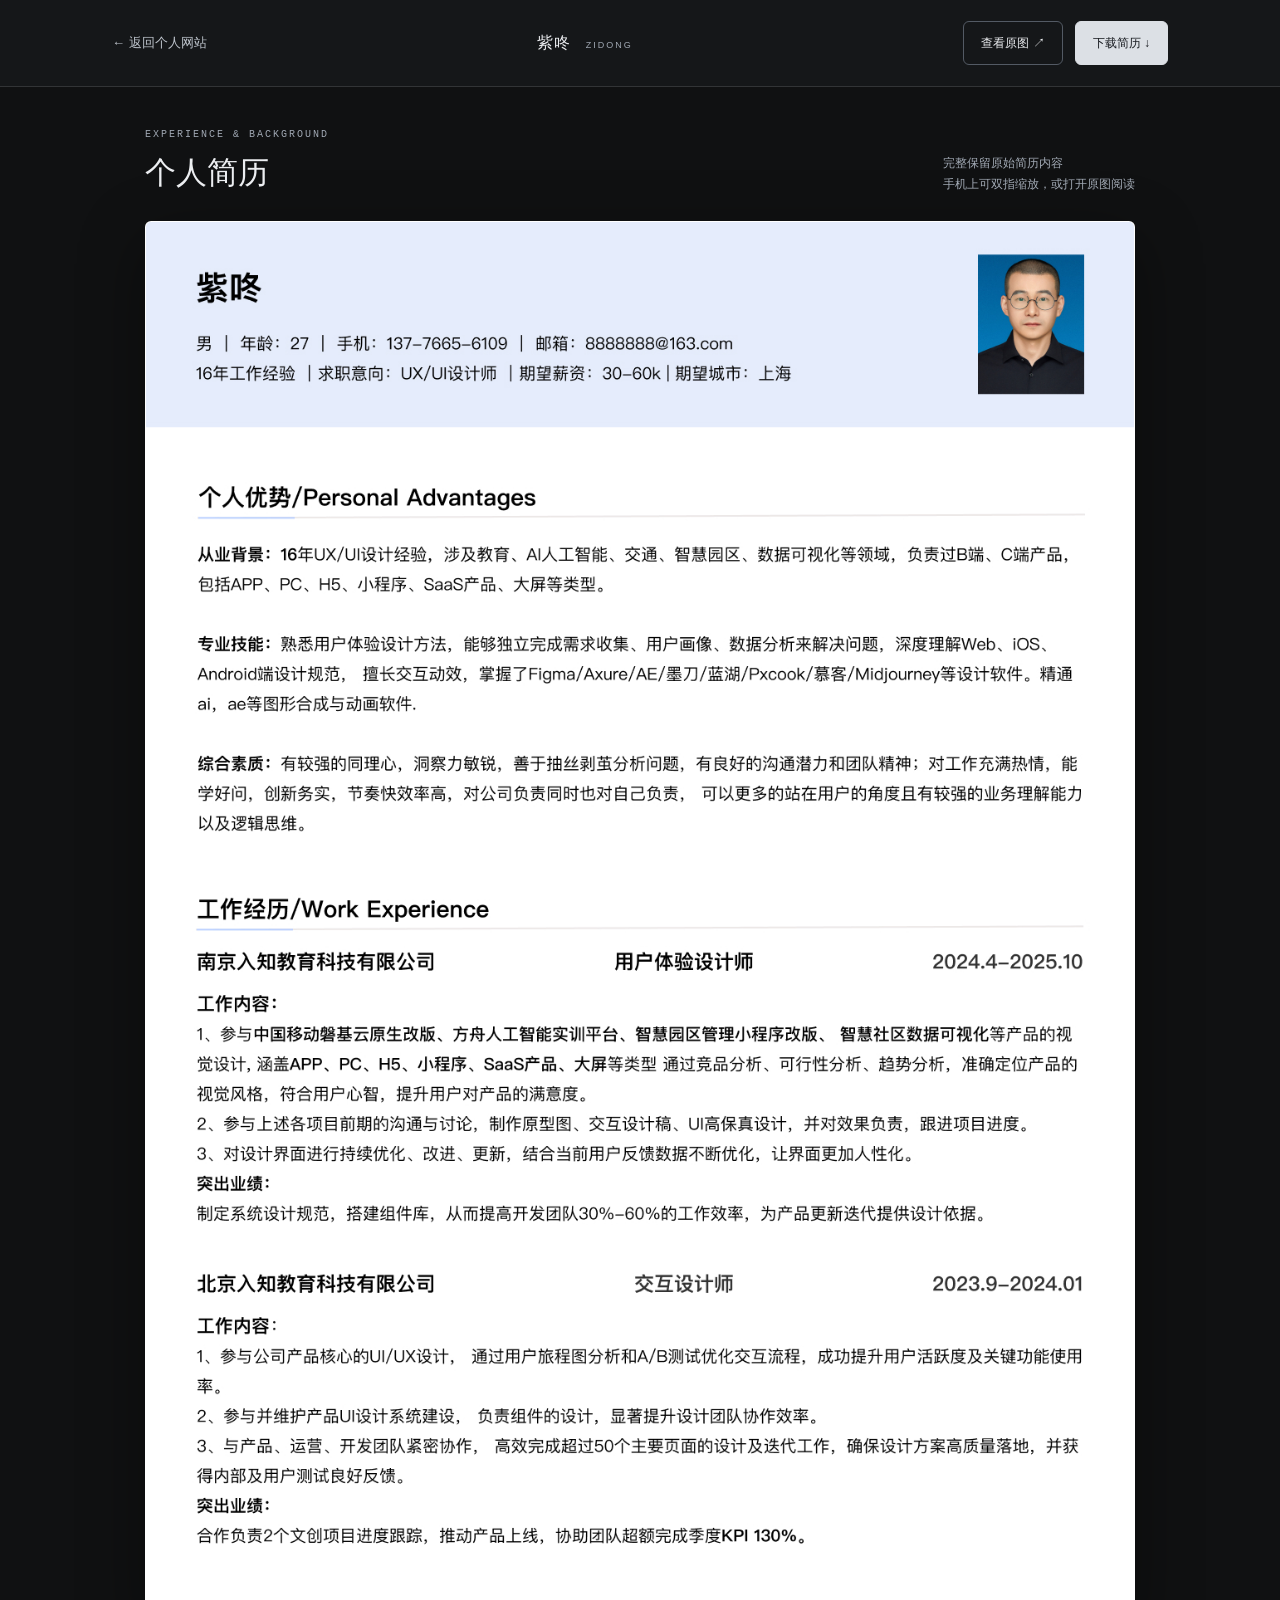
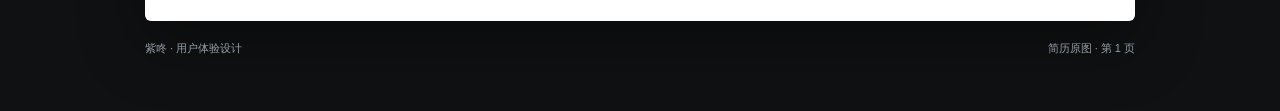
<file: 紫咚个人网站-部署包/resume.html>
<!doctype html>
<html lang="zh-CN">
<head>
<meta charset="UTF-8"><meta name="viewport" content="width=device-width, initial-scale=1"><meta name="theme-color" content="#101112"><meta name="description" content="紫咚的个人简历：个人优势、专业技能与工作经历。"><title>个人简历 — 紫咚 ZIDONG</title><link rel="icon" href="assets/mark.svg" type="image/svg+xml">
<style>
:root{color-scheme:dark;font-family:'Helvetica Neue','PingFang SC','Microsoft YaHei',sans-serif;background:#101112;color:#eceef1}*{box-sizing:border-box}body{margin:0}a{color:inherit;text-decoration:none}a:focus-visible{outline:2px solid #d3dae5;outline-offset:5px}header{border-bottom:1px solid #ffffff20;background:#17191bf2;backdrop-filter:blur(20px)}.toolbar{max-width:1120px;margin:auto;padding:21px 32px;display:flex;gap:25px;align-items:center;justify-content:space-between}.back{font-size:13px;color:#bdc3cb;min-height:44px;display:flex;align-items:center;gap:10px}.back:hover{color:white}.brand{font-size:16px;letter-spacing:1px}.brand small{font-size:9px;font-weight:400;color:#a1a9b4;letter-spacing:2px;margin-left:9px}.actions{display:flex;gap:12px}.action{min-height:44px;display:inline-flex;align-items:center;justify-content:center;padding:0 17px;font-size:12px;border:1px solid #535a64;border-radius:6px;transition:background .2s}.action:hover{background:#424850}.download{background:#dce0e5;color:#181b20;border-color:#dce0e5}.download:hover{background:white}main{max-width:1054px;margin:auto;padding:42px 32px 55px}.heading{display:flex;align-items:flex-end;justify-content:space-between;gap:20px;margin-bottom:27px}.eyebrow{font:10px monospace;letter-spacing:2px;color:#a0a8b3;margin:0 0 12px}h1{font-size:31px;font-weight:500;margin:0}.hint{color:#a2aab5;font-size:12px;margin:0;line-height:1.7}.paper{margin:0;background:white;box-shadow:0 20px 65px #0006;border:1px solid #ffffff1a;border-radius:6px;overflow:hidden}.paper img{display:block;width:100%;height:auto;color:#12151a}footer{display:flex;justify-content:space-between;gap:16px;padding-top:20px;color:#969faa;font-size:11px}.load-error{display:none;padding:30px;color:#20252b;font-size:15px;line-height:1.8}.load-error a{color:#1c4e8c;text-decoration:underline}@media(max-width:650px){.toolbar{padding:12px 18px;flex-wrap:wrap;gap:8px 20px}.brand{margin-left:auto;font-size:14px}.actions{width:100%;gap:10px}.action{flex:1;min-height:44px}.back{font-size:12px}.brand small{font-size:8px}main{padding:30px 14px 35px}.heading{display:block;padding-inline:4px;margin-bottom:19px}h1{font-size:27px}.hint{margin-top:12px;font-size:11px}.paper{border-radius:3px}footer{font-size:10px;padding-inline:4px;line-height:1.7}.eyebrow{font-size:9px}}@media(prefers-reduced-motion:reduce){*{transition:none!important}}
</style>
</head>
<body>
<header><div class="toolbar"><a class="back" href="index.html#expertise">← 返回个人网站</a><div class="brand">紫咚 <small>ZIDONG</small></div><div class="actions"><a class="action" href="assets/resume-01.jpg" target="_blank" rel="noopener">查看原图 ↗</a><a class="action download" href="assets/resume-01.jpg" download="紫咚-个人简历.jpg">下载简历 ↓</a></div></div></header>
<main><div class="heading"><div><p class="eyebrow">EXPERIENCE & BACKGROUND</p><h1>个人简历</h1></div><p class="hint">完整保留原始简历内容<br>手机上可双指缩放，或打开原图阅读</p></div><figure class="paper"><img id="resume-image" src="assets/resume-01.jpg" width="1190" height="1684" alt="紫咚个人简历，包含个人信息、个人优势、专业技能，以及南京入知教育科技有限公司和北京入知教育科技有限公司的工作经历。使用查看原图可放大阅读。"><div class="load-error" role="alert">简历暂时未能加载。请刷新页面重试，或<a href="assets/resume-01.jpg">直接打开简历原图</a>。</div></figure><footer><span>紫咚 · 用户体验设计</span><span>简历原图 · 第 1 页</span></footer></main>
<script>const image=document.getElementById('resume-image');function showError(){image.hidden=true;image.style.display='none';document.querySelector('.load-error').style.display='block'}image.addEventListener('error',showError);if(image.complete&&!image.naturalWidth)showError();</script>
</body></html>
</file>
<file: 紫咚个人网站-部署包/styles.css>
:root{--bg:#101112;--panel:#1a1c1e;--text:#eeeef0;--muted:#a0a3a8;--line:rgba(255,255,255,.12);--silver:#c5c8cd;--display:'Helvetica Neue','Arial','PingFang SC','Microsoft YaHei',sans-serif;--mono:'SFMono-Regular',Consolas,monospace}*{box-sizing:border-box}html{scroll-behavior:smooth;scroll-padding-top:104px}body{margin:0;background:var(--bg);color:var(--text);font-family:var(--display);font-size:16px;-webkit-font-smoothing:antialiased}body:before{content:"";position:fixed;inset:0;opacity:.035;background-image:url("data:image/svg+xml,%3Csvg viewBox='0 0 180 180' xmlns='http://www.w3.org/2000/svg'%3E%3Cfilter id='n'%3E%3CfeTurbulence type='fractalNoise' baseFrequency='.85' numOctaves='3' stitchTiles='stitch'/%3E%3C/filter%3E%3Cpath fill='%23fff' filter='url(%23n)' opacity='.6' d='M0 0h180v180H0z'/%3E%3C/svg%3E");pointer-events:none;z-index:20}a{color:inherit;text-decoration:none}button{font:inherit;color:inherit;cursor:pointer}button,a{-webkit-tap-highlight-color:transparent}button:disabled{cursor:default}button:focus-visible,a:focus-visible{outline:2px solid #cdd5e1;outline-offset:6px}button{border:0}::selection{background:#d4d7da;color:#151619}.section{max-width:1440px;margin:auto;padding-left:76px;padding-right:76px}.header{height:94px;padding:0 max(5.28vw,28px);display:flex;align-items:center;justify-content:space-between;border-bottom:1px solid var(--line);background:rgba(16,17,18,.8);backdrop-filter:blur(22px);position:sticky;top:0;z-index:30}.brand{display:flex;align-items:center;gap:11px;font-size:20px;font-weight:600;white-space:nowrap}.brand svg{width:29px;height:29px}.brand em{font-style:normal;font-size:11px;letter-spacing:2px;margin-left:10px;color:#c6c8cd}.header nav{display:flex;gap:44px;height:100%;align-items:center}.header nav a{color:var(--muted);font-size:14px;height:100%;display:flex;align-items:center;position:relative;transition:color .2s}.header nav a.active,.header nav a:hover{color:#fff}.header nav a.active:after{content:"";height:3px;width:16px;background:#e4e6e9;position:absolute;bottom:19px;left:calc(50% - 8px);border-radius:2px}.header-contact{font-size:13px;border:1px solid #44464a;padding:12px 18px;border-radius:7px;display:flex;gap:26px;background:linear-gradient(120deg,#282a2c88,#191b1b88);transition:border-color .2s}.header-contact:hover{border-color:#b4b7bb}.menu-button{display:none}.hero{min-height:790px;height:calc(100svh - 94px);max-height:1050px;position:relative;display:grid;grid-template-columns:1.14fr 1fr;align-items:center;padding-top:65px;padding-bottom:117px;gap:28px}.hero:before{content:"";position:absolute;width:65%;height:90%;right:0;top:0;background:radial-gradient(ellipse,#34373b33,transparent 67%);pointer-events:none}.eyebrow{font-family:var(--mono);font-size:11px;letter-spacing:2.1px;color:#b4b7bb;margin:0 0 28px;display:flex;align-items:center;gap:12px}.tiny-cross{font-size:21px;color:#dedfe2}.eyebrow-line{height:1px;background:#4e5155;width:45px;margin-left:3px}.intro{font-size:21px;display:flex;align-items:center;gap:17px;margin:40px 0 21px;color:#d1d3d6}.hello-line{height:1px;width:30px;background:#717377}h1{font-size:clamp(65px,6.8vw,100px);letter-spacing:-5px;line-height:1.16;margin:0;font-weight:600}.silver-text{background:linear-gradient(120deg,#fafbfc 6%,#c0c3c8 34%,#777d85 67%,#dde0e4);background-clip:text;color:transparent}.hero-description{margin-top:28px}.hero-description p{color:var(--muted);font-size:14px;line-height:1.9;letter-spacing:.3px}.hero-description .role{color:#e3e4e6;font-size:16px;font-weight:500;margin-bottom:12px}.role span{color:#62656a;margin:0 12px}.hero-actions{display:flex;align-items:center;gap:28px;margin-top:32px}.button{height:50px;padding:0 24px;border-radius:7px;display:inline-flex;align-items:center;justify-content:center;gap:35px;font-size:14px;transition:transform .2s,background .2s}.button:hover{transform:translateY(-3px)}.primary{background:linear-gradient(120deg,#f3f4f5,#cacdd1);color:#181a1c;box-shadow:inset 0 1px 0 white,0 4px 20px #ffffff08}.primary span{font-size:22px}.text-link{font-size:13px;color:#babdc2;display:flex;gap:13px;align-items:center;padding:12px 0}.text-link:hover{color:#fff}.portrait-scene{height:540px;position:relative;display:flex;align-items:center;justify-content:center;isolation:isolate}.portrait-frame{width:354px;height:477px;border:1px solid #5b5e6466;border-radius:16px;background:linear-gradient(145deg,#ffffff13,#ffffff04);padding:12px;backdrop-filter:blur(12px);transform:rotate(5deg);box-shadow:0 35px 75px #0008,inset 0 1px 0 #ffffff15;position:relative;z-index:2;transition:transform .6s}.portrait-scene:hover .portrait-frame{transform:rotate(2deg) translateY(-5px)}.frame-top{display:flex;justify-content:space-between;align-items:center;height:25px;padding:0 7px 8px;font-family:var(--mono);font-size:8px;letter-spacing:1.3px;color:#b0b3b8}.crosshair{font-size:20px}.portrait-image{height:344px;border-radius:7px;overflow:hidden;position:relative;background:#292b2d}.portrait-image img{width:100%;height:100%;object-fit:cover;object-position:center 37%;display:block}.portrait-grid{position:absolute;inset:12px;border:1px solid #ffffff0b}.portrait-tag{position:absolute;bottom:14px;left:15px;color:#e2e4e6;font-family:var(--mono);font-size:8px;letter-spacing:1px;background:#111a;backdrop-filter:blur(8px);padding:6px 8px;border:1px solid #ffffff1c;border-radius:4px}.portrait-name{display:flex;justify-content:space-between;align-items:center;padding:17px 9px 0}.portrait-name strong{font-size:27px;letter-spacing:3px;font-weight:500;display:block}.portrait-name strong span{font-size:11px;vertical-align:top;margin-left:5px}.portrait-name div>span{font-size:8px;letter-spacing:2px;color:#a8adb3;display:block;margin-top:6px}.portrait-name svg{width:30px;color:#aeb2b8}.orbit{position:absolute;border:1px solid #bfc5d155;border-radius:50%;width:490px;height:295px;transform:rotate(-44deg);box-shadow:inset 0 0 9px #fff1,0 0 3px #fff1;z-index:0}.orbit-one{border-top:5px solid #bec3ca88;border-right:2px solid #5f656dcc}.orbit-two{width:435px;height:525px;transform:rotate(37deg);border-left:8px solid #969da555;border-bottom-color:#cdd1d733;filter:blur(.3px)}.floating-label{position:absolute;left:-15px;bottom:24px;z-index:3;display:flex;align-items:center;gap:14px;padding:19px 23px;background:linear-gradient(120deg,#585b6155,#282a2d88);border:1px solid #ffffff24;border-radius:10px;backdrop-filter:blur(24px);box-shadow:0 15px 35px #0006;font-size:14px;transform:rotate(-3deg)}.floating-label small{display:block;font-size:7px;letter-spacing:1.15px;margin-top:8px;color:#aeb3ba}.spark{font-size:32px;color:#d9dde3}.side-label{position:absolute;right:-32px;top:250px;writing-mode:vertical-rl;font:9px var(--mono);letter-spacing:2.5px;color:#81858b}.hero-bottom{position:absolute;left:76px;right:76px;bottom:31px;padding-top:26px;border-top:1px solid var(--line);display:flex;justify-content:space-between;align-items:center;color:#92969c;font:10px var(--mono);letter-spacing:1.3px}.hero-bottom i{margin:0 16px;font-style:normal;color:#51555c}.hero-bottom a{font:12px var(--display);letter-spacing:1px}.hero-bottom a span{margin-left:15px}.expertise{padding-top:110px;padding-bottom:108px;border-bottom:1px solid var(--line);position:relative}.section-heading{display:flex;align-items:flex-end;justify-content:space-between;gap:32px;margin-bottom:47px}.section-heading .eyebrow{margin-bottom:20px}.section-heading h2{font-size:42px;line-height:1.4;letter-spacing:-1.6px;margin:0;font-weight:500}.section-heading h2>span{color:#8e9298}.section-intro{font-size:14px;line-height:1.9;color:#969ba1;margin:0 25px 4px 0}.expertise-grid{display:grid;grid-template-columns:repeat(3,1fr);gap:19px}.expertise-card{padding:31px 28px;background:linear-gradient(135deg,#ffffff07,#ffffff02);border:1px solid var(--line);border-radius:12px;position:relative;overflow:hidden;transition:background .3s,border .3s,transform .3s}.expertise-card:before{content:"";position:absolute;top:0;left:20%;right:20%;height:1px;background:linear-gradient(90deg,transparent,#ffffff40,transparent)}.expertise-card:hover{background:#ffffff08;border-color:#ffffff30;transform:translateY(-4px)}.card-top{display:flex;justify-content:space-between;align-items:center;margin-bottom:34px}.card-top svg{width:42px;height:42px;fill:none;stroke:#c8ccd2;stroke-width:1.2}.card-top>span{font:8px var(--mono);letter-spacing:1.2px;color:#9398a0}.expertise-card h3{font-size:20px;margin:0 0 15px;font-weight:500}.expertise-card p{font-size:13px;line-height:1.9;color:#a0a4aa;margin:0 0 26px}.tags{display:flex;gap:7px;flex-wrap:wrap}.tags span{font-size:10px;color:#b5b8be;border:1px solid #ffffff13;border-radius:4px;padding:5px 8px;background:#ffffff03}.resume-strip{display:flex;align-items:center;gap:23px;border:1px solid var(--line);border-radius:11px;padding:26px 31px;margin-top:24px;background:linear-gradient(110deg,#ffffff06,transparent)}.resume-symbol{font-size:38px;font-weight:200;color:#9b9fa6}.resume-strip h3{font-size:16px;font-weight:400;margin:0 0 8px}.resume-strip p{font-size:12px;color:#969ba2;margin:0}.resume-button{margin-left:auto;padding:12px 16px;display:flex;align-items:center;gap:15px;background:#232527;border:1px solid #44474c;border-radius:6px;font-size:12px;color:#a9adb2;white-space:nowrap}.resume-button span:first-child{font-size:9px;padding:3px 5px;background:#383a3d;border-radius:3px}.resume-button span:last-child{font-size:19px}.work{padding-top:110px;padding-bottom:112px}.work-heading{margin-bottom:34px}.work-heading h2{font-size:37px}.work-heading h2 .heading-dot{color:#ebedf0;margin-left:4px}.work-count{font:11px var(--mono);color:#94999f;letter-spacing:1px;padding-bottom:9px}.work-toolbar{display:flex;align-items:center;justify-content:space-between;margin-bottom:28px}.filters{display:flex;gap:8px}.filters button{background:transparent;color:#92979e;font-size:12px;padding:11px 17px;border:1px solid transparent;border-radius:5px;min-height:44px;transition:background .2s,color .2s}.filters button.selected{background:#282a2e;color:#f5f6f8;border-color:#3c3f43}.filters button:hover{color:#fff}.filters button span{margin-left:9px;font:9px var(--mono);color:#bdc1c7}.artwork-note{font-size:11px;color:#979ba1}.projects{display:grid;grid-template-columns:1fr 1fr;gap:39px 27px}.project{display:block;padding:0;min-width:0;text-align:left;background:transparent}.project[hidden]{display:none}.project-art{aspect-ratio:1.5;position:relative;overflow:hidden;border-radius:11px;border:1px solid #ffffff15;isolation:isolate;transition:border-color .3s}.project:hover .project-art{border-color:#ffffff40}.project:hover .desktop-mock,.project:hover .chat-mock{transform:translateY(-4px) rotate(0)}.art-label{font:8px var(--mono);letter-spacing:1.6px;position:absolute;top:22px;left:24px;color:#c4c8d0}.art-corner{position:absolute;bottom:18px;right:21px;font:8px var(--mono);letter-spacing:1.4px;color:#b2b6c0}.learning-art{background:radial-gradient(ellipse at 60% 70%,#363c5044,transparent),#202227}.desktop-mock{position:absolute;top:22%;left:9%;width:83%;height:72%;background:#111316;box-shadow:0 20px 55px #0007;border:1px solid #515661;border-radius:7px;display:flex;overflow:hidden;transform:rotate(-5deg);transition:transform .5s;pointer-events:none}.mock-sidebar{width:27%;padding:20px 10px;background:#1c1e23;display:flex;flex-direction:column;gap:13px;font-size:6px;color:#acb2bd}.mock-sidebar b{font-size:10px;color:#e2e6ed;margin-bottom:12px}.mock-sidebar span{padding:5px 3px}.mock-sidebar .sidebar-active{background:#414550;color:#f5f6ff;border-radius:3px}.mock-sidebar i{flex:1}.mock-main{flex:1;padding:13px 16px}.mock-nav{font-size:6px;color:#8d96a3;display:flex;justify-content:space-between;border-bottom:1px solid #ffffff13;padding-bottom:10px}.mock-main h4{font-size:16px;font-weight:500;margin:15px 0 5px}.mock-main>p{font-size:6px;color:#969eac;margin:0}.mock-stats{display:flex;gap:8px;margin:16px 0 12px}.mock-stats>div{width:50%;background:#252832;padding:9px;font-size:6px;border-radius:4px;color:#aeb6c5}.mock-stats strong{display:block;font-size:23px;font-weight:500;color:#e0e5f2;margin:5px 0}.mock-stats strong small{font-size:9px;margin-left:2px}.mock-stats i{display:block;height:3px;background:linear-gradient(90deg,#bcc4dd 72%,#535861 72%);border-radius:2px}.mock-stats small{font-size:5px}.mock-course{padding:9px;background:linear-gradient(100deg,#393f53,#252a38);border-radius:5px;display:flex;gap:13px;align-items:center}.course-orb{display:block;width:39px;height:39px;border:7px solid #9cabc877;box-shadow:inset 3px 1px 3px #fff5,3px 1px 3px #fff3;border-radius:50%;transform:rotate(-35deg) scaleX(.7)}.mock-course div{display:flex;flex-direction:column;gap:5px}.mock-course small{font-size:5px;color:#b3bac8;letter-spacing:1px}.mock-course b{font-size:9px;font-weight:400}.mock-course span{font-size:5px;color:#c6ccd8}.assistant-art{background:radial-gradient(ellipse at 50% 80%,#53505833,transparent 65%),#242425}.chat-mock{position:absolute;left:10%;top:20%;width:81%;height:72%;background:linear-gradient(130deg,#2b2c2f,#1b1c1e);border:1px solid #57575c;border-radius:10px;box-shadow:0 22px 45px #0006;transform:rotate(4deg);transition:transform .5s;pointer-events:none;padding:16px}.chat-nav{display:flex;justify-content:space-between;font-size:6px;color:#afb2ba}.chat-nav b{font-size:12px;color:#e7e7eb}.chat-nav>span{border:1px solid #59595e;border-radius:4px;padding:4px 7px}.chat-intro{text-align:center;margin-top:18px}.chat-star{font-size:34px;color:#c8c6d1}.chat-intro h4{font-size:15px;font-weight:400;margin:9px 0 6px}.chat-intro p{font-size:6px;color:#a9a9b3;margin:0}.chat-suggestions{display:flex;justify-content:center;gap:6px;margin-top:16px}.chat-suggestions span{font-size:5px;border:1px solid #ffffff18;padding:6px;border-radius:4px;color:#bcbcc5}.chat-input{margin-top:13px;border:1px solid #626168;background:#41404533;border-radius:6px;padding:10px;font-size:6px;color:#b6b3bf;display:flex;justify-content:space-between}.chat-input span{font-size:11px;color:#e6e4eb}.chat-footer{text-align:center;font-size:5px;color:#92909c;margin-top:10px}.project-meta{padding:20px 2px 0}.project-kicker{font:9px var(--mono);letter-spacing:1.4px;color:#b4b8bf;display:flex;gap:13px;align-items:center}.project-kicker span{font:10px var(--display);color:#90959c;border-left:1px solid #454950;padding-left:13px;letter-spacing:0}.project-meta h3{font-size:23px;font-weight:500;margin:10px 0 9px;display:flex;justify-content:space-between}.project-meta h3>span{font-size:26px;color:#bfc3c9;transition:transform .2s}.project:hover h3>span{transform:translate(3px,-3px)}.project-meta p{font-size:12px;color:#9298a0;margin:0}.project-wide{grid-column:1/-1}.project-wide .project-art{aspect-ratio:3.15}.hmi-art{background:radial-gradient(ellipse at 70% 80%,#394c5340,transparent 70%),#202529;display:flex;align-items:center;justify-content:space-between;padding:25px 45px}.hmi-art-title{width:33%;padding-top:5px}.hmi-art-title .art-label{position:static;font-size:7px;color:#a4adb8;letter-spacing:1px}.hmi-art-title h4{font-size:33px;font-weight:400;line-height:1.5;margin:25px 0 25px;letter-spacing:2px}.hmi-art-title>span:last-child{font:6px var(--mono);color:#a9b3bd;letter-spacing:.6px}.car-screen{width:65%;height:80%;border:5px solid #0c1116;outline:1px solid #596169;border-radius:16px;background:#111b25;box-shadow:0 15px 22px #0008;display:grid;grid-template-columns:43% 57%;grid-template-rows:1fr 30px;overflow:hidden;transform:perspective(900px) rotateY(-9deg) rotateX(3deg);transition:transform .5s}.project:hover .car-screen{transform:perspective(900px) rotateY(-4deg) rotateX(0)}.dashboard{position:relative;text-align:center;padding:13px;background:radial-gradient(ellipse at center bottom,#33485d,#111923 70%)}.gear{position:absolute;left:18px;top:16px;font-size:8px;color:#a1b9c7}.dashboard>strong{display:block;font-size:37px;font-weight:300;letter-spacing:-2px}.dashboard>strong small{display:block;font-size:6px;color:#a3afb7;letter-spacing:1px}.road{height:56px;width:85px;margin:8px auto 0;position:relative;perspective:50px}.road i{display:block;position:absolute;width:1px;height:65px;top:0;background:linear-gradient(transparent,#8da6b5)}.road i:first-child{left:15px;transform:rotate(23deg)}.road i:last-child{right:15px;transform:rotate(-23deg)}.road b{width:17px;height:30px;background:linear-gradient(90deg,#495564,#b8c4d0,#354452);display:block;position:absolute;top:18px;left:35px;border-radius:6px;box-shadow:0 6px 13px #71829580;border:1px solid #a5b1bd}.dash-bottom{display:flex;justify-content:space-between;font-size:5px;color:#b4c7d6;position:absolute;bottom:9px;left:15px;right:15px}.car-map{background:#26313b;position:relative;overflow:hidden}.map-road{position:absolute;width:150%;height:10px;background:#404d58;box-shadow:0 0 0 1px #6e7d8422;transform:rotate(-29deg);left:-20%;top:40%}.road-b{transform:rotate(59deg);top:53%}.road-c{transform:rotate(-29deg);top:83%}.map-route{position:absolute;border:3px solid #a1b8ca;border-bottom:0;border-left:0;width:70px;height:60px;top:75px;left:46%;transform:rotate(-30deg);border-radius:0 12px 0 0;filter:drop-shadow(0 0 4px #a1c8df88)}.map-pin{position:absolute;top:118px;left:70%;font-size:17px;color:#d4e7f6;transform:rotate(-30deg)}.navigation{position:absolute;top:12px;left:12px;background:#17212bdd;backdrop-filter:blur(7px);border-radius:5px;padding:8px 11px;display:flex;align-items:center;gap:10px;font-size:9px}.navigation b{font-size:25px}.navigation small{display:block;font-size:6px;color:#bec7cf;margin-top:6px}.music{position:absolute;bottom:8px;left:12px;right:12px;background:#19242dee;border:1px solid #ffffff10;padding:7px 9px;border-radius:5px;display:flex;align-items:center;justify-content:space-between;font-size:7px}.music small{display:block;font-size:5px;margin-top:4px;color:#a6b1bc}.music>span{font-size:16px}.climate{grid-column:1/-1;display:flex;align-items:center;justify-content:space-between;padding:0 23px;font-size:9px;background:#161e27;border-top:1px solid #77899522}.climate span{font-size:8px;color:#a3b3c1}.contact{padding-top:73px;padding-bottom:45px;border-top:1px solid var(--line);background:radial-gradient(ellipse at 80% 80%,#ffffff04,transparent 60%)}.contact>.eyebrow{font-size:10px}.contact-row{display:flex;align-items:center;justify-content:space-between}.contact h2{font-size:49px;font-weight:400;line-height:1.4;letter-spacing:-1px;margin:0}.contact h2 span{color:#90959b}.contact-circle{width:99px;height:99px;border-radius:50%;background:linear-gradient(140deg,#4c5055aa,#1e2023);border:1px solid #62666c;font-size:44px;transition:transform .3s,background .3s;font-weight:200}.contact-circle:hover{transform:rotate(45deg);background:#555960}.contact-bottom{display:flex;justify-content:space-between;align-items:center;color:#a0a5ad;font-size:12px;margin-top:26px}.contact-bottom>span{font-size:11px;color:#949ba5}.footer{max-width:1288px;margin:auto;border-top:1px solid var(--line);padding:28px 0 30px;display:flex;align-items:center;justify-content:space-between;font-size:10px;color:#999ea5}.footer .brand{color:#d3d6da;font-size:16px}.footer .brand em{font-size:9px}.footer p{font-size:10px}.footer>a:last-child{padding:10px 0}dialog{width:min(620px,calc(100% - 32px));border:1px solid #5b6066;border-radius:18px;background:linear-gradient(140deg,#292c30f5,#17191cfb);color:var(--text);padding:46px;box-shadow:0 30px 120px #000a;backdrop-filter:blur(35px)}dialog::backdrop{background:#000a;backdrop-filter:blur(9px)}dialog h2{font-size:32px;font-weight:500;margin:22px 0}dialog .eyebrow{font-size:10px;display:block}.dialog-close{position:absolute;right:15px;top:13px;width:44px;height:44px;font-size:30px;background:transparent;color:#c2c6cd;border-radius:5px}.dialog-close:hover{background:#ffffff10}.dialog-description{font-size:15px;line-height:1.9;color:#b8bec6}dialog dl{display:grid;grid-template-columns:1fr 1fr 1.4fr;gap:14px;margin:28px 0;border-block:1px solid var(--line);padding:22px 0}dialog dt{font-size:11px;color:#979fa9;margin-bottom:8px}dialog dd{font-size:13px;margin:0}.dialog-note{padding:18px;background:#ffffff04;border-radius:8px;margin-bottom:25px}.dialog-note>span{font-size:14px}.dialog-note p{font-size:12px;line-height:1.8;color:#a6aeb9;margin-bottom:0}.skip{position:fixed;left:20px;top:-70px;background:white;color:black;padding:14px;z-index:100}.skip:focus{top:10px}.sr-only{position:absolute;width:1px;height:1px;overflow:hidden;clip:rect(0,0,0,0)}body.modal-open{overflow:hidden}.hero-content{animation:arrive .85s both}.portrait-scene{animation:arrive 1.1s .12s both}@keyframes arrive{from{opacity:0;transform:translateY(18px)}to{opacity:1;transform:translateY(0)}}
@media(min-width:1550px){.header{padding-left:calc((100vw - 1288px)/2);padding-right:calc((100vw - 1288px)/2)}.hero{gap:65px}.portrait-frame{width:390px;height:523px}.portrait-image{height:389px}.portrait-scene{height:590px}.floating-label{bottom:24px;left:-5px}.orbit-one{width:555px;height:330px}.orbit-two{width:460px;height:570px}}
@media(max-width:1150px){.section{padding-left:42px;padding-right:42px}.header{padding-inline:42px}.header nav{gap:26px}.hero{min-height:730px;gap:10px}h1{font-size:74px}.portrait-frame{width:310px;height:432px}.portrait-image{height:302px}.portrait-scene{height:475px}.orbit-one{width:380px;height:270px}.orbit-two{width:345px;height:430px}.floating-label{left:-12px;bottom:4px;padding:15px}.side-label{right:-20px}.hero-bottom{left:42px;right:42px}.hero-actions{gap:20px}.text-link{font-size:11px}.expertise-card{padding:25px 20px}.expertise-card h3{font-size:18px}.expertise-card p{font-size:12px}.tags{gap:4px}.tags span{font-size:9px;padding:4px 6px}.section-heading h2{font-size:36px}.work-heading h2{font-size:32px}.hmi-art{padding:24px 30px}.hmi-art-title h4{font-size:29px}.footer{margin-inline:42px}.mock-main{padding:10px}.mock-stats{margin:9px 0}.mock-main h4{font-size:13px;margin-top:10px}.mock-stats strong{font-size:19px}.chat-intro{margin-top:10px}.chat-star{font-size:25px}.chat-intro h4{font-size:12px}.chat-suggestions{margin-top:10px}.chat-input{margin-top:9px;padding:6px}.chat-footer{margin-top:7px}.dashboard>strong{font-size:28px}.road{height:37px}.navigation{padding:6px}.navigation b{font-size:16px}}
@media(max-width:800px){.section{padding-left:28px;padding-right:28px}.header{height:80px;padding-inline:28px}.brand em{display:none}.header nav{gap:22px}.header-contact{font-size:11px;padding:10px 12px;gap:14px}.hero{min-height:670px;height:auto;padding-top:60px;padding-bottom:108px;grid-template-columns:1.1fr 1fr;gap:0}.hero-content>.eyebrow{font-size:8px;letter-spacing:1px}.intro{font-size:17px;margin-top:25px}h1{font-size:58px;letter-spacing:-3px}.hero-description .role{font-size:12px}.hero-description p{font-size:11px}.role span{margin:0 5px}.hero-actions{flex-wrap:wrap;gap:10px;margin-top:22px}.button{height:46px;font-size:12px;padding-inline:18px;gap:25px}.portrait-frame{width:250px;height:367px}.portrait-image{height:240px}.portrait-name strong{font-size:24px}.portrait-scene{height:430px}.frame-top{font-size:6px}.orbit-one{width:300px;height:200px}.orbit-two{width:270px;height:370px}.floating-label{font-size:11px;left:3px;bottom:4px;gap:9px;padding:13px}.floating-label small{font-size:5px}.spark{font-size:27px}.side-label{display:none}.hero-bottom{left:28px;right:28px;font-size:8px;letter-spacing:.5px}.hero-bottom i{margin:0 7px}.hero-bottom a{font-size:10px}.expertise{padding-top:75px;padding-bottom:75px}.section-heading h2{font-size:30px}.section-intro{font-size:12px;margin-right:0}.expertise-grid{gap:12px}.expertise-card{padding:22px 14px}.card-top{flex-direction:column;align-items:flex-start;gap:18px;margin-bottom:22px}.card-top>span{font-size:7px}.expertise-card h3{font-size:16px}.expertise-card p{font-size:11px}.expertise-card p br{display:none}.tags span{font-size:8px}.resume-strip{padding:22px 18px;gap:16px}.resume-strip h3{font-size:14px}.resume-strip p{font-size:10px}.resume-symbol{display:none}.resume-button{font-size:10px;gap:8px;padding:10px}.work{padding-top:75px;padding-bottom:75px}.work-heading h2{font-size:28px}.work-count{font-size:9px}.projects{gap:30px 20px}.project-art{aspect-ratio:1.2}.desktop-mock{height:72%;width:91%;left:5%;top:20%;transform:rotate(-4deg)}.mock-sidebar{padding:14px 7px;gap:8px}.mock-sidebar b{font-size:8px}.mock-main{padding:10px 8px}.mock-main h4{font-size:11px}.mock-stats>div{padding:7px}.mock-course{padding:7px;gap:6px}.course-orb{width:30px;height:30px;border-width:5px}.chat-mock{left:6%;width:88%;height:70%;padding:13px 10px}.chat-intro{margin-top:15px}.chat-intro h4{font-size:11px}.chat-suggestions{gap:3px;margin-top:15px}.chat-suggestions span{font-size:4px;padding:4px}.chat-input{margin-top:14px}.art-label{font-size:6px;left:18px}.art-corner{font-size:6px}.project-meta h3{font-size:20px}.project-meta p{font-size:11px}.project-kicker{font-size:7px}.project-wide .project-art{aspect-ratio:2.3}.hmi-art{padding:20px}.hmi-art-title h4{font-size:24px;letter-spacing:0;margin:22px 0}.hmi-art-title .art-label{font-size:5px}.hmi-art-title>span:last-child{font-size:5px}.car-screen{width:65%;height:79%;border-width:4px;grid-template-rows:1fr 24px}.dashboard{padding:15px 7px}.dashboard>strong{font-size:29px}.gear{left:9px;top:14px}.navigation{left:7px;top:10px;gap:6px;font-size:7px}.navigation small{font-size:5px}.map-route{width:55px;height:48px;top:64px;left:35%}.map-pin{top:95px;left:59%}.music{padding:6px;left:6px;right:6px;font-size:6px}.music small{font-size:4px}.climate{padding-inline:10px;font-size:7px}.climate span{font-size:5px}.contact h2{font-size:38px}.contact-circle{width:79px;height:79px;font-size:35px}.footer{margin-inline:28px}.footer p{font-size:8px}}
@media(max-width:600px){html{scroll-padding-top:85px}.section{padding-left:22px;padding-right:22px}.header{height:72px;padding-inline:22px}.brand{font-size:18px}.brand svg{width:25px}.brand em{display:inline;font-size:9px;margin-left:6px}.header-contact{margin-left:auto;margin-right:16px;font-size:10px;padding:9px 11px;gap:8px}.header nav{display:none;position:absolute;top:71px;left:0;right:0;background:#191b1df5;backdrop-filter:blur(20px);height:auto;padding:16px 22px;border-bottom:1px solid #ffffff25;flex-direction:column;align-items:stretch;gap:0}.header nav.open{display:flex}.header nav a{padding:14px 8px;height:auto}.header nav a.active:after{width:3px;height:14px;left:-4px;top:17px}.menu-button{display:flex;flex-direction:column;gap:6px;justify-content:center;align-items:center;width:32px;height:44px;background:transparent;padding:0}.menu-button span{display:block;width:21px;height:1px;background:#d9dce0}.hero{grid-template-columns:1fr;padding-top:42px;padding-bottom:94px;min-height:0;overflow:hidden}.hero-content>.eyebrow{font-size:9px;letter-spacing:1.3px;margin-bottom:28px}.intro{font-size:17px;margin:0 0 17px}h1{font-size:clamp(60px,15vw,83px);letter-spacing:-3px;line-height:1.2}.hero-description{margin-top:24px}.hero-description .role{font-size:13px}.hero-description p{font-size:12px}.hero-actions{gap:23px;margin-top:25px}.text-link{font-size:11px}.portrait-scene{height:438px;width:100%;max-width:370px;margin:34px auto 7px}.portrait-frame{width:278px;height:384px;transform:rotate(5deg)}.portrait-image{height:260px}.frame-top{font-size:7px}.portrait-name{padding-top:12px}.orbit-one{width:340px;height:220px}.orbit-two{width:300px;height:397px}.floating-label{left:0;bottom:5px;font-size:12px}.floating-label small{font-size:6px}.hero-bottom{left:22px;right:22px;bottom:21px;font-size:7px;line-height:1.8;max-width:100%;letter-spacing:.1px}.hero-bottom>span{max-width:70%}.hero-bottom i{margin:0 4px}.hero-bottom a{font-size:9px;white-space:nowrap}.hero-bottom a span{margin-left:8px}.expertise{padding-top:60px;padding-bottom:60px}.section-heading{display:block;margin-bottom:30px}.eyebrow{font-size:9px;letter-spacing:1.8px;margin-bottom:20px}.section-heading h2{font-size:30px;letter-spacing:-1px}.section-intro{margin-top:20px;font-size:12px;line-height:1.9}.section-intro br{display:none}.expertise-grid{grid-template-columns:1fr;gap:15px}.expertise-card{padding:26px}.card-top{flex-direction:row;align-items:center;margin-bottom:25px}.card-top>span{font-size:8px}.expertise-card h3{font-size:20px}.expertise-card p{font-size:13px;margin-bottom:23px}.tags span{font-size:10px;padding:5px 9px}.tags{gap:8px}.resume-strip{padding:24px;flex-wrap:wrap;gap:21px}.resume-strip h3{font-size:14px}.resume-strip p{font-size:11px;line-height:1.8;max-width:240px}.resume-button{margin:0;font-size:12px;gap:20px}.work{padding-top:60px;padding-bottom:60px}.work-heading{position:relative}.work-heading h2{font-size:27px;max-width:320px}.work-count{display:block;margin-top:16px;padding:0;font-size:9px}.work-toolbar{gap:10px;align-items:flex-end}.filters{gap:3px}.filters button{font-size:10px;padding:9px 10px}.filters button span{font-size:8px;margin-left:5px}.artwork-note{font-size:9px;white-space:nowrap}.projects{grid-template-columns:1fr;gap:32px}.project-art{aspect-ratio:1.35}.project-meta{padding-top:18px}.project-meta h3{font-size:22px}.project-meta p{font-size:12px}.project-kicker{font-size:8px}.desktop-mock{width:85%;left:8%;height:74%;top:20%}.mock-sidebar{font-size:5px}.mock-main{padding:12px}.mock-main h4{font-size:13px}.mock-stats{margin:11px 0 9px}.mock-stats strong{font-size:20px}.mock-course{padding:8px}.chat-mock{left:9%;width:84%;height:73%;top:20%;padding:14px}.chat-intro{margin-top:13px}.chat-star{font-size:29px}.chat-intro h4{font-size:13px}.chat-suggestions{margin-top:12px}.chat-suggestions span{font-size:5px;padding:5px}.chat-input{margin-top:12px;padding:8px}.art-label{font-size:7px}.art-corner{font-size:6px}.project-wide{grid-column:auto}.project-wide .project-art{aspect-ratio:1.25}.hmi-art{flex-direction:column;align-items:flex-start;justify-content:flex-start;padding:23px}.hmi-art-title{width:100%;padding:0;display:flex;justify-content:space-between;align-items:center}.hmi-art-title .art-label{position:absolute;top:22px;left:23px;font-size:6px}.hmi-art-title h4{font-size:22px;line-height:1.3;margin:25px 0 0}.hmi-art-title h4 br{display:none}.hmi-art-title>span:last-child{display:none}.car-screen{width:97%;height:60%;position:absolute;top:33%;left:6%;border-radius:12px}.dashboard{padding:10px 5px}.dashboard>strong{font-size:30px}.road{height:33px;margin-top:4px;transform:scale(.85);transform-origin:top center}.dash-bottom{font-size:4px;left:10px;right:10px}.navigation{font-size:6px;padding:5px 7px}.map-route{top:45px;height:36px}.map-pin{top:69px;font-size:13px}.hmi-art .art-corner{bottom:10px;font-size:5px}.contact{padding-top:49px;padding-bottom:35px}.contact>.eyebrow{font-size:7px;letter-spacing:1.1px}.contact h2{font-size:30px;letter-spacing:-1px}.contact-circle{width:57px;height:57px;font-size:28px;flex-shrink:0;margin-left:12px}.contact-bottom{flex-direction:column;align-items:flex-start;gap:10px;font-size:11px;margin-top:20px}.contact-bottom>span{font-size:10px}.footer{margin-inline:22px;flex-wrap:wrap;row-gap:8px;padding:22px 0}.footer .brand{font-size:14px}.footer .brand em{font-size:8px}.footer p{order:3;width:100%;margin:5px 0;font-size:9px}.footer>a:last-child{font-size:10px}dialog{padding:35px 24px}dialog h2{font-size:27px;margin-top:25px}dialog dl{gap:12px;grid-template-columns:1fr 1fr}dialog dl>div:last-child{grid-column:1/-1}.dialog-description{font-size:13px}.dialog-note{padding:15px}}
@media(prefers-reduced-motion:reduce){html{scroll-behavior:auto}*,*:before,*:after{animation:none!important;transition:none!important}.portrait-scene:hover .portrait-frame{transform:rotate(5deg)}}
/* Keep decorative orbital layers inside the viewport at tablet widths. */
.hero{overflow:clip}

/* Original transparent portrait: keep face clear and retain the graphite backdrop. */
.portrait-image{background:radial-gradient(ellipse at 60% 30%,#4a4d51 0%,#2a2d30 50%,#1b1d1f 100%)}
.portrait-image img{object-position:center 25%}

.resume-button[href]{color:#eceef1;border-color:#666c74;background:linear-gradient(120deg,#3b3f45,#292c31);transition:background .2s,border-color .2s}
.resume-button[href]:hover{background:#454b54;border-color:#a9b1be}

.real-project-art{display:flex;align-items:center;background:#e3edff}
.real-project-art img{display:block;width:100%;height:auto}
</file>
<file: 紫咚个人网站-部署包/project.css>
:root{--bg:#101112;--text:#eceef1;--muted:#a1a7af;--border:#ffffff1c;--side:270px;color-scheme:dark;font-family:'Helvetica Neue','PingFang SC','Microsoft YaHei',sans-serif;background:var(--bg);color:var(--text)}*{box-sizing:border-box}html{scroll-behavior:smooth;scroll-padding-top:100px}body{margin:0}a{color:inherit;text-decoration:none}a:focus-visible,select:focus-visible{outline:2px solid #d7e0ec;outline-offset:4px}a{touch-action:manipulation}.case-header{height:72px;position:fixed;inset:0 0 auto;z-index:30;display:flex;align-items:center;justify-content:space-between;padding:0 34px;border-bottom:1px solid var(--border);background:#151719ed;backdrop-filter:blur(24px)}.back{display:flex;align-items:center;gap:12px;min-height:44px;font-size:13px;color:#c0c5cd}.back:hover{color:white}.brand{font-size:19px;letter-spacing:1px;font-weight:500}.brand span{font-size:10px;color:#a7aeb8;letter-spacing:2px;margin-left:9px}.header-note{font:9px monospace;letter-spacing:1.5px;color:var(--muted)}.reading-track{position:absolute;left:0;bottom:-1px;width:100%;height:2px}.reading-track i{display:block;width:100%;height:100%;background:#c0c9d7;transform:scaleX(0);transform-origin:left}.case-sidebar{position:fixed;left:24px;top:94px;bottom:24px;width:var(--side);display:flex;flex-direction:column;border:1px solid #ffffff18;border-radius:13px;background:linear-gradient(150deg,#292c3080,#17191cdd);backdrop-filter:blur(22px);box-shadow:0 15px 45px #0002;padding:25px 16px 0}.sidebar-heading{padding:0 12px}.eyebrow{font:9px monospace;letter-spacing:1.65px;color:#a7afbc;margin:0 0 16px}.sidebar-heading h1{font-size:30px;line-height:1.4;font-weight:500;letter-spacing:-.5px;margin:0}.sidebar-heading h1>span{color:#8d96a4}.project-role{font-size:11px;color:#aeb5bf;margin:15px 0 24px}.toc-label{display:flex;justify-content:space-between;padding-bottom:13px;font-size:10px;color:#929ba7;border-bottom:1px solid var(--border)}.toc-label span:last-child{font:8px monospace;letter-spacing:1px}.chapter-nav{overflow-y:auto;overscroll-behavior:contain;scrollbar-width:thin;scrollbar-color:#5c636e transparent;flex:1;padding:10px 2px;min-height:0}.chapter-link{min-height:39px;display:flex;align-items:center;gap:13px;padding:9px 10px;font-size:12px;line-height:1.5;color:#a9b0bb;border:1px solid transparent;border-radius:5px;transition:background .18s,color .18s;margin-bottom:3px}.chapter-link>span{font:9px monospace;color:#89929f;min-width:18px}.chapter-link:hover{background:#ffffff07;color:#f2f3f5}.chapter-link[aria-current="location"]{background:linear-gradient(100deg,#ffffff15,#ffffff07);color:#fff;border-color:#ffffff1c}.chapter-link[aria-current="location"]>span{color:#e5ebf4}.sidebar-footer{border-top:1px solid var(--border);display:flex;justify-content:space-between;align-items:center;padding:13px 12px;font-size:10px;color:#a0a9b6}.sidebar-footer>span{font:10px monospace;letter-spacing:1px}.sidebar-footer a{padding:7px 0}main{margin-left:calc(var(--side) + 58px);padding:104px 32px 32px 0;max-width:1540px}.case-intro{display:flex;justify-content:space-between;align-items:flex-end;gap:20px;margin:0 0 28px}.case-intro .eyebrow{margin-bottom:11px}.case-intro p:last-child{font-size:15px;color:#c9cdd3;margin:0;line-height:1.7}.case-intro>span{font-size:10px;color:#9ea6b1;white-space:nowrap}.case-section{margin-bottom:38px;scroll-margin-top:20px}.page-label{display:flex;align-items:center;justify-content:space-between;gap:15px;margin-bottom:12px}.page-label h2{font-size:12px;font-weight:400;margin:0;color:#c2c8d0;display:flex;align-items:center;gap:12px}.page-label h2>span{font:10px monospace;color:#7f8a99}.page-label>a{font-size:10px;color:#a1acba;min-height:32px;display:flex;align-items:center}.page-label>a:hover{color:white}figure{margin:0;border:1px solid #ffffff20;background:#e7ecfa;border-radius:6px;overflow:hidden}figure>a{display:block;cursor:zoom-in}figure img{display:block;width:100%;height:auto}.case-end{border-top:1px solid var(--border);padding:40px 0 12px;display:flex;align-items:center;justify-content:space-between;gap:22px}.case-end h2{font-size:20px;font-weight:400;margin:0}.case-end .eyebrow{font-size:8px}.case-end>a{font-size:12px;white-space:nowrap;padding:13px 0;color:#b8c1cf}.mobile-chapters{display:none}.skip{position:fixed;top:-60px;left:20px;z-index:100;background:white;color:black;padding:14px}.skip:focus{top:12px}.sr-only{position:absolute;width:1px;height:1px;overflow:hidden;clip:rect(0,0,0,0)}@media(min-width:1900px){:root{--side:290px}.case-sidebar{left:36px}.case-header{padding-inline:42px}main{margin-left:370px;padding-right:42px}.chapter-link{font-size:13px;min-height:43px}}@media(max-height:780px) and (min-width:761px){.case-sidebar{top:86px;bottom:14px;padding-top:17px}.sidebar-heading h1{font-size:25px}.sidebar-heading h1 br{display:none}.project-role{margin:12px 0 17px}.sidebar-heading .eyebrow{font-size:8px;margin-bottom:11px}}@media(max-width:1100px){:root{--side:222px}.case-sidebar{left:18px;padding-inline:12px}.sidebar-heading{padding-inline:9px}.sidebar-heading h1{font-size:27px}main{margin-left:266px;padding-right:22px}.case-header{padding-inline:25px}.chapter-link{font-size:11px;gap:10px;padding-left:9px}.case-end{flex-wrap:wrap}.case-end>div{width:100%}.case-intro>span{display:none}}@media(max-width:760px){html{scroll-padding-top:134px}.case-header{height:62px;padding:0 18px}.header-note{display:none}.back{font-size:12px}.brand{font-size:16px}.brand span{font-size:8px}.case-sidebar{display:none}.mobile-chapters{position:fixed;top:62px;left:0;right:0;z-index:25;display:flex;align-items:center;gap:15px;padding:10px 18px;background:#202327f5;border-bottom:1px solid #ffffff20;backdrop-filter:blur(20px)}.mobile-chapters label{font-size:11px;color:#b0b9c5;white-space:nowrap}.mobile-chapters select{flex:1;width:0;min-height:38px;color:#edf0f5;background:#30353b;border:1px solid #555e6b;border-radius:5px;padding:7px 10px;font:12px inherit}main{margin-left:0;max-width:none;padding:147px 14px 24px}.case-intro{padding:0 3px;margin-bottom:23px}.case-intro .eyebrow{font-size:8px}.case-intro p:last-child{font-size:12px}.case-section{scroll-margin-top:10px;margin-bottom:26px}.page-label{margin-bottom:8px;padding:0 3px}.page-label h2{font-size:11px;gap:9px}.page-label>a{font-size:10px;min-height:36px}figure{border-radius:4px}.case-end{padding:30px 4px 10px;gap:18px}.case-end h2{font-size:19px;line-height:1.6}.case-end>a{font-size:11px}.case-end>a:last-child{margin-left:auto}}@media(prefers-reduced-motion:reduce){html{scroll-behavior:auto}*{transition:none!important}}
.chapter-link{min-height:44px}.mobile-chapters select{font-family:inherit;font-size:12px}
</file>
